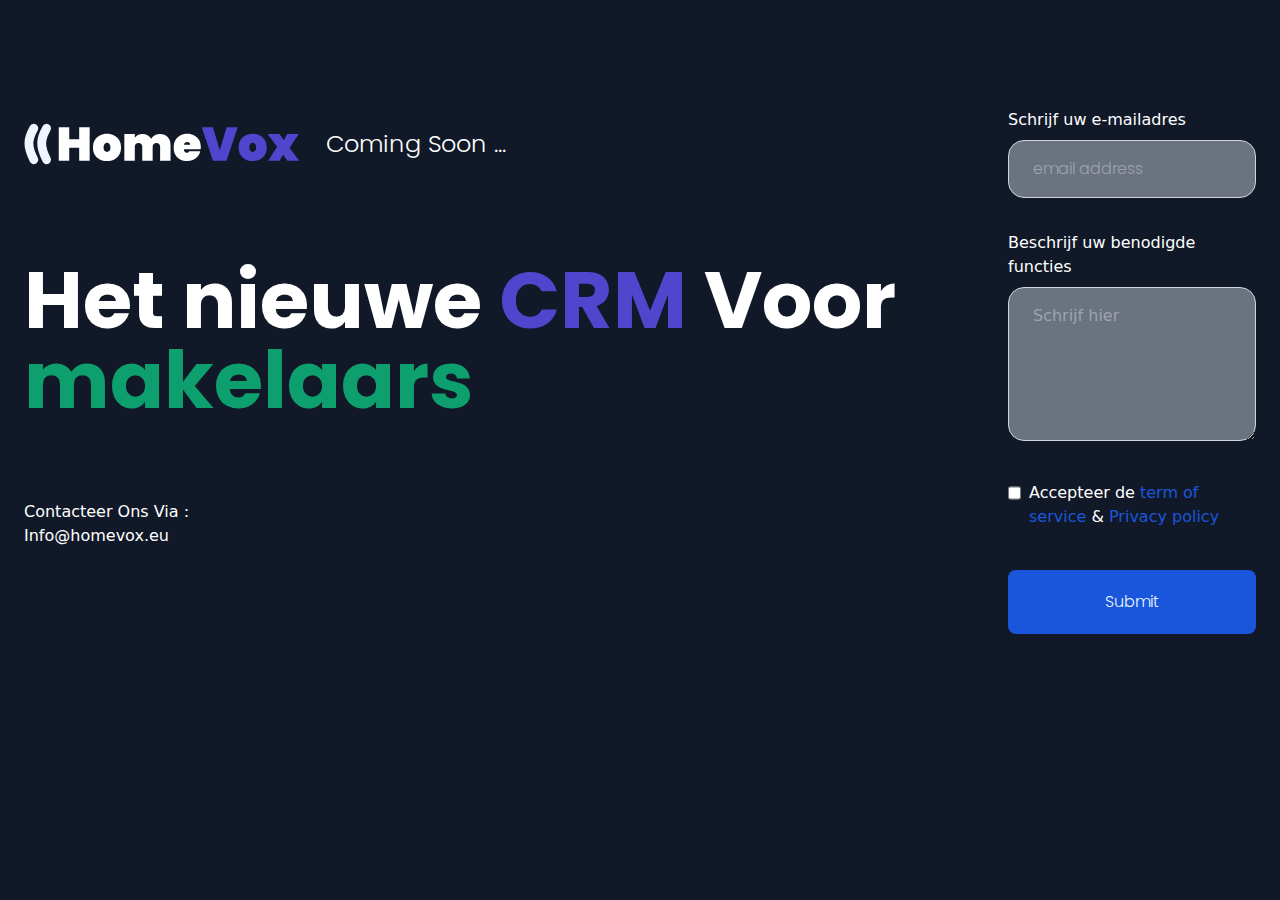
<file: index.html>
<!DOCTYPE html><html lang="en"><head><meta charSet="utf-8"/><meta name="viewport" content="width=device-width, initial-scale=1"/><link rel="stylesheet" href="/_next/static/css/8071519bee6bd4d8.css" crossorigin="" data-precedence="next"/><link rel="preload" href="/_next/static/chunks/webpack-79ffbad46adf850e.js" as="script" fetchPriority="low" crossorigin=""/><script src="/_next/static/chunks/fd9d1056-bdbc21787612b876.js" async="" crossorigin=""></script><script src="/_next/static/chunks/864-5b2a0e4b041824d8.js" async="" crossorigin=""></script><script src="/_next/static/chunks/main-app-9e329e05da440f77.js" async="" crossorigin=""></script><link rel="shortcut icon" href="favicon.ico" type="image/x-icon"/><title>HomeVox</title><meta name="description" content="The new CRM For Realtors"/><script src="/_next/static/chunks/polyfills-c67a75d1b6f99dc8.js" crossorigin="" noModule=""></script></head><body><main><div class="main_main__kZg5Z container"><div class="undefined grid grid-cols-12 flex lg:gap-20"><div class="main_headTtitel__woR3n col-span-12 lg:col-span-8 xl:col-span-9"><div class="main_brand__xCUHW"><img alt="brand" loading="lazy" width="276" height="72" decoding="async" data-nimg="1" style="color:transparent" src="/img/brand.svg"/><span>Coming Soon ...</span></div><h1 class="main_homeTitle__dHItz">Het nieuwe<!-- --> <span class="purple">CRM</span> <!-- -->Voor<!-- --> <span class="green">makelaars</span></h1><div class="main_contact__8Qxmf"><div>Contacteer Ons Via<!-- --> :</div><div>Info@homevox.eu</div></div></div><div class="main_form__4_hxI col-span-12 lg:col-span-4 xl:col-span-3"><div class="contact-us_form__zPaat"><form><div class="contact-us_formControl__ha__K"><label for="email">Schrijf uw e-mailadres</label><input type="email" id="email" placeholder="email address" name="email"/></div><div class="contact-us_formControl__ha__K"><label for="message">Beschrijf uw benodigde functies</label><textarea rows="5" id="message" placeholder="Schrijf hier" name="message"></textarea></div><div class="contact-us_formControl__ha__K flex"><input type="checkbox" id="agreement" name="agreement"/><label for="agreement">Accepteer de<!-- --> <span class="contact-us_clickabelText__Gd4KW">term of service</span> <!-- -->&amp;<!-- --> <span class="contact-us_clickabelText__Gd4KW">Privacy policy</span></label></div><button>Submit</button><div class="contact-us_formError__aY0V2" id="formError"></div></form></div></div></div></div></main><script src="/_next/static/chunks/webpack-79ffbad46adf850e.js" crossorigin="" async=""></script><script>(self.__next_f=self.__next_f||[]).push([0]);self.__next_f.push([2,null])</script><script>self.__next_f.push([1,"0:\"$L1\"\n"])</script><script>self.__next_f.push([1,"2:HL[\"/_next/static/css/8071519bee6bd4d8.css\",\"style\",{\"crossOrigin\":\"\"}]\n"])</script><script>self.__next_f.push([1,"3:I{\"id\":6054,\"chunks\":[\"272:static/chunks/webpack-79ffbad46adf850e.js\",\"971:static/chunks/fd9d1056-bdbc21787612b876.js\",\"864:static/chunks/864-5b2a0e4b041824d8.js\"],\"name\":\"\",\"async\":false}\n5:I{\"id\":1729,\"chunks\":[\"272:static/chunks/webpack-79ffbad46adf850e.js\",\"971:static/chunks/fd9d1056-bdbc21787612b876.js\",\"864:static/chunks/864-5b2a0e4b041824d8.js\"],\"name\":\"\",\"async\":false}\n6:I{\"id\":1443,\"chunks\":[\"272:static/chunks/webpack-79ffbad46adf850e.js\",\"971:static/chunks/fd9d1056-bdbc21787612b876.js\",\"864:stat"])</script><script>self.__next_f.push([1,"ic/chunks/864-5b2a0e4b041824d8.js\"],\"name\":\"\",\"async\":false}\n7:I{\"id\":8639,\"chunks\":[\"272:static/chunks/webpack-79ffbad46adf850e.js\",\"971:static/chunks/fd9d1056-bdbc21787612b876.js\",\"864:static/chunks/864-5b2a0e4b041824d8.js\"],\"name\":\"\",\"async\":false}\n9:I{\"id\":6964,\"chunks\":[\"679:static/chunks/679-bd6769df0fac639b.js\",\"931:static/chunks/app/page-f0b624cfecb84b25.js\"],\"name\":\"Image\",\"async\":false}\na:I{\"id\":7382,\"chunks\":[\"679:static/chunks/679-bd6769df0fac639b.js\",\"931:static/chunks/app/page-f0b624cfecb84b25"])</script><script>self.__next_f.push([1,".js\"],\"name\":\"ContactUs\",\"async\":false}\nb:T8a0,"])</script><script>self.__next_f.push([1,"\n  \u003cdiv class=\"privacy-text\"\u003e\n    \u003cp\u003ePrivacy Policy\u003c/p\u003e\n    \u003cp\u003eEffective Date: 20/09/2023\u003c/p\u003e\n    \u003cp\u003e\u003c/p\u003e\n    \u003cp\u003e\n      1. Introduction Welcome to Homevox.eu (\"Website\"). We are committed to\n      protecting your privacy and complying with applicable data protection laws,\n      including the General Data Protection Regulation (GDPR). This Privacy Policy\n      explains how we collect, use, and safeguard your personal data when you use\n      our Website.\n    \u003c/p\u003e\n    \u003cp\u003e\u003c/p\u003e\n    \u003cp\u003e\n      2. Information We Collect We may collect various types of personal\n      information, including but not limited to: Contact Information (e.g., name,\n      email address) Demographic Information (e.g., age, gender) Usage Data (e.g.,\n      IP address, browser type, pages visited) Cookies and Tracking Technologies\n    \u003c/p\u003e\n    \u003cp\u003e\u003c/p\u003e\n    \u003cp\u003e\n      3. How We Use Your Information We use your personal data for the following\n      purposes: To provide and maintain the Website To personalize your experience\n      To improve our services To send marketing communications (with your consent)\n      To comply with legal obligations\n    \u003c/p\u003e\n    \u003cp\u003e\u003c/p\u003e\n    \u003cp\u003e\n      4. Data Sharing and Disclosure We may share your data with: Service Providers\n      Legal Authorities Business Partners (with your consent)\n    \u003c/p\u003e\n    \u003cp\u003e\u003c/p\u003e\n    \u003cp\u003e\n      5. Your Rights You have the right to: Access, correct, or delete your personal\n      data Object to processing Restrict processing Data portability Withdraw\n      consent (if applicable)\n    \u003c/p\u003e\n    \u003cp\u003e\u003c/p\u003e\n    \u003cp\u003e\n      6. Security We take appropriate measures to protect your data from\n      unauthorized access and disclosure.\n    \u003c/p\u003e\n    \u003cp\u003e\u003c/p\u003e\n    \u003cp\u003e\n      7. Cookies We use cookies and similar tracking technologies. You can manage\n      your cookie preferences through your browser settings.\n    \u003c/p\u003e\n    \u003cp\u003e\u003c/p\u003e\n    \u003cp\u003e\n      8. Changes to This Privacy Policy We may update this Privacy Policy from time\n      to time. Please review it periodically for changes.\n    \u003c/p\u003e\n    \u003cp\u003e\u003c/p\u003e\n    \n    \u003cp\u003e\n      9. Contact Us If you have any questions or concerns about this Privacy Policy\n      or our data practices, please contact us at info@homevox.eu\n    \u003c/p\u003e\n  \u003c/div\u003e\n  "])</script><script>self.__next_f.push([1,"c:T670,"])</script><script>self.__next_f.push([1,"\n  \u003cdiv class=\"privacy-text\"\u003e\n    \u003cp\u003eTerms and Conditions\u003c/p\u003e\n    \u003cp\u003eEffective Date: 20/09/2023\u003c/p\u003e\n    \u003cp\u003e\u003c/p\u003e\n    \u003cp\u003e\u003c/p\u003e\n\n    \u003cp\u003e\n      1. Acceptance of Terms By using this Website, you agree to comply with and\n      be bound by these Terms and Conditions.\n    \u003c/p\u003e\n    \u003cp\u003e\u003c/p\u003e\n    \u003cp\u003e\n      2. User Conduct You agree not to: Violate any laws or regulations Infringe\n      upon the rights of others Upload or transmit harmful software or content\n      Engage in unauthorized access or use of the Website\n    \u003c/p\u003e\n    \u003cp\u003e\u003c/p\u003e\n    \u003cp\u003e\n      3. Intellectual Property All content on this Website is protected by\n      copyright and other intellectual property laws. You may not use or reproduce\n      our content without permission.\n    \u003c/p\u003e\n    \u003cp\u003e\u003c/p\u003e\n    \u003cp\u003e\n      4. Disclaimer of Warranties We make no representations or warranties\n      regarding the accuracy or availability of the Website. Your use of the\n      Website is at your own risk.\n    \u003c/p\u003e\n    \u003cp\u003e\u003c/p\u003e\n    \u003cp\u003e\n      5. Limitation of Liability We shall not be liable for any direct, indirect,\n      incidental, consequential, or punitive damages arising out of your use of\n      the Website.\n    \u003c/p\u003e\n\n    \u003cp\u003e\u003c/p\u003e\n    \u003cp\u003e\n      6. Governing Law These Terms and Conditions are governed by the laws of\n      Belgium country.\n    \u003c/p\u003e\n    \u003cp\u003e\u003c/p\u003e\n    \u003cp\u003e\n      7. Changes to Terms We may modify these Terms and Conditions at any time.\n      Your continued use of the Website after changes constitutes acceptance.\n    \u003c/p\u003e\n    \u003cp\u003e\u003c/p\u003e\n    \u003cp\u003e\n      8. Contact Us If you have any questions about these Terms and Conditions,\n      please contact us at info@homevox.eu\n    \u003c/p\u003e\n  \u003c/div\u003e\n  "])</script><script>self.__next_f.push([1,"1:[[],[\"$\",\"$L3\",null,{\"buildId\":\"MnSbQQixM9UJ-jIVSAIn0\",\"assetPrefix\":\"\",\"initialCanonicalUrl\":\"/\",\"initialTree\":[\"\",{\"children\":[\"__PAGE__\",{}]},\"$undefined\",\"$undefined\",true],\"initialHead\":[false,\"$L4\"],\"globalErrorComponent\":\"$5\",\"children\":[null,[\"$\",\"html\",null,{\"lang\":\"en\",\"children\":[[\"$\",\"head\",null,{\"children\":[\"$\",\"link\",null,{\"rel\":\"shortcut icon\",\"href\":\"favicon.ico\",\"type\":\"image/x-icon\"}]}],[\"$\",\"body\",null,{\"children\":[\"$\",\"$L6\",null,{\"parallelRouterKey\":\"children\",\"segmentPath\":[\"children\"],\"loading\":\"$undefined\",\"loadingStyles\":\"$undefined\",\"hasLoading\":false,\"error\":\"$undefined\",\"errorStyles\":\"$undefined\",\"template\":[\"$\",\"$L7\",null,{}],\"templateStyles\":\"$undefined\",\"notFound\":[[\"$\",\"title\",null,{\"children\":\"404: This page could not be found.\"}],[\"$\",\"div\",null,{\"style\":{\"fontFamily\":\"system-ui,\\\"Segoe UI\\\",Roboto,Helvetica,Arial,sans-serif,\\\"Apple Color Emoji\\\",\\\"Segoe UI Emoji\\\"\",\"height\":\"100vh\",\"textAlign\":\"center\",\"display\":\"flex\",\"flexDirection\":\"column\",\"alignItems\":\"center\",\"justifyContent\":\"center\"},\"children\":[\"$\",\"div\",null,{\"children\":[[\"$\",\"style\",null,{\"dangerouslySetInnerHTML\":{\"__html\":\"body{color:#000;background:#fff;margin:0}.next-error-h1{border-right:1px solid rgba(0,0,0,.3)}@media (prefers-color-scheme:dark){body{color:#fff;background:#000}.next-error-h1{border-right:1px solid rgba(255,255,255,.3)}}\"}}],[\"$\",\"h1\",null,{\"className\":\"next-error-h1\",\"style\":{\"display\":\"inline-block\",\"margin\":\"0 20px 0 0\",\"padding\":\"0 23px 0 0\",\"fontSize\":24,\"fontWeight\":500,\"verticalAlign\":\"top\",\"lineHeight\":\"49px\"},\"children\":\"404\"}],[\"$\",\"div\",null,{\"style\":{\"display\":\"inline-block\"},\"children\":[\"$\",\"h2\",null,{\"style\":{\"fontSize\":14,\"fontWeight\":400,\"lineHeight\":\"49px\",\"margin\":0},\"children\":\"This page could not be found.\"}]}]]}]}]],\"notFoundStyles\":[],\"childProp\":{\"current\":[\"$L8\",[\"$\",\"main\",null,{\"children\":[\"$\",\"div\",null,{\"className\":\"main_main__kZg5Z container\",\"children\":[\"$\",\"div\",null,{\"className\":\"undefined grid grid-cols-12 flex lg:gap-20\",\"children\":[[\"$\",\"div\",null,{\"className\":\"main_headTtitel__woR3n col-span-12 lg:col-span-8 xl:col-span-9\",\"children\":[[\"$\",\"div\",null,{\"className\":\"main_brand__xCUHW\",\"children\":[[\"$\",\"$L9\",null,{\"src\":\"/img/brand.svg\",\"alt\":\"brand\",\"width\":276,\"height\":72}],[\"$\",\"span\",null,{\"children\":\"Coming Soon ...\"}]]}],[\"$\",\"h1\",null,{\"className\":\"main_homeTitle__dHItz\",\"children\":[\"Het nieuwe\",\" \",[\"$\",\"span\",null,{\"className\":\"purple\",\"children\":\"CRM\"}],\" \",\"Voor\",\" \",[\"$\",\"span\",null,{\"className\":\"green\",\"children\":\"makelaars\"}]]}],[\"$\",\"div\",null,{\"className\":\"main_contact__8Qxmf\",\"children\":[[\"$\",\"div\",null,{\"className\":\"$undefined\",\"children\":[\"Contacteer Ons Via\",\" :\"]}],[\"$\",\"div\",null,{\"className\":\"$undefined\",\"children\":\"Info@homevox.eu\"}]]}]]}],[\"$\",\"div\",null,{\"className\":\"main_form__4_hxI col-span-12 lg:col-span-4 xl:col-span-3\",\"children\":[\"$\",\"$La\",null,{\"langResource\":{\"the_new\":\"Het nieuwe\",\"crm\":\"CRM\",\"for\":\"Voor\",\"realtors\":\"makelaars\",\"comingSoon\":\"Coming Soon ...\",\"contactUsVia\":\"Contacteer Ons Via\",\"writeYourEmailAddress\":\"Schrijf uw e-mailadres\",\"describeYourNeededFeatures\":\"Beschrijf uw benodigde functies\",\"acceptThe\":\"Accepteer de\",\"termOfCondition\":\"term of service\",\"privacyPolicy\":\"Privacy policy\",\"emailAddress\":\"email address\",\"writeHere\":\"Schrijf hier\",\"privacyPolicyNote\":\"$b\",\"termsEndConditionNote\":\"$c\"}}]}]]}]}]}],null],\"segment\":\"__PAGE__\"},\"styles\":[[\"$\",\"link\",\"0\",{\"rel\":\"stylesheet\",\"href\":\"/_next/static/css/8071519bee6bd4d8.css\",\"precedence\":\"next\",\"crossOrigin\":\"\"}]]}]}]]}],null]}]]\n"])</script><script>self.__next_f.push([1,"4:[[\"$\",\"meta\",\"0\",{\"charSet\":\"utf-8\"}],[\"$\",\"title\",\"1\",{\"children\":\"HomeVox\"}],[\"$\",\"meta\",\"2\",{\"name\":\"description\",\"content\":\"The new CRM For Realtors\"}],[\"$\",\"meta\",\"3\",{\"name\":\"viewport\",\"content\":\"width=device-width, initial-scale=1\"}]]\n8:null\n"])</script></body></html>
</file>
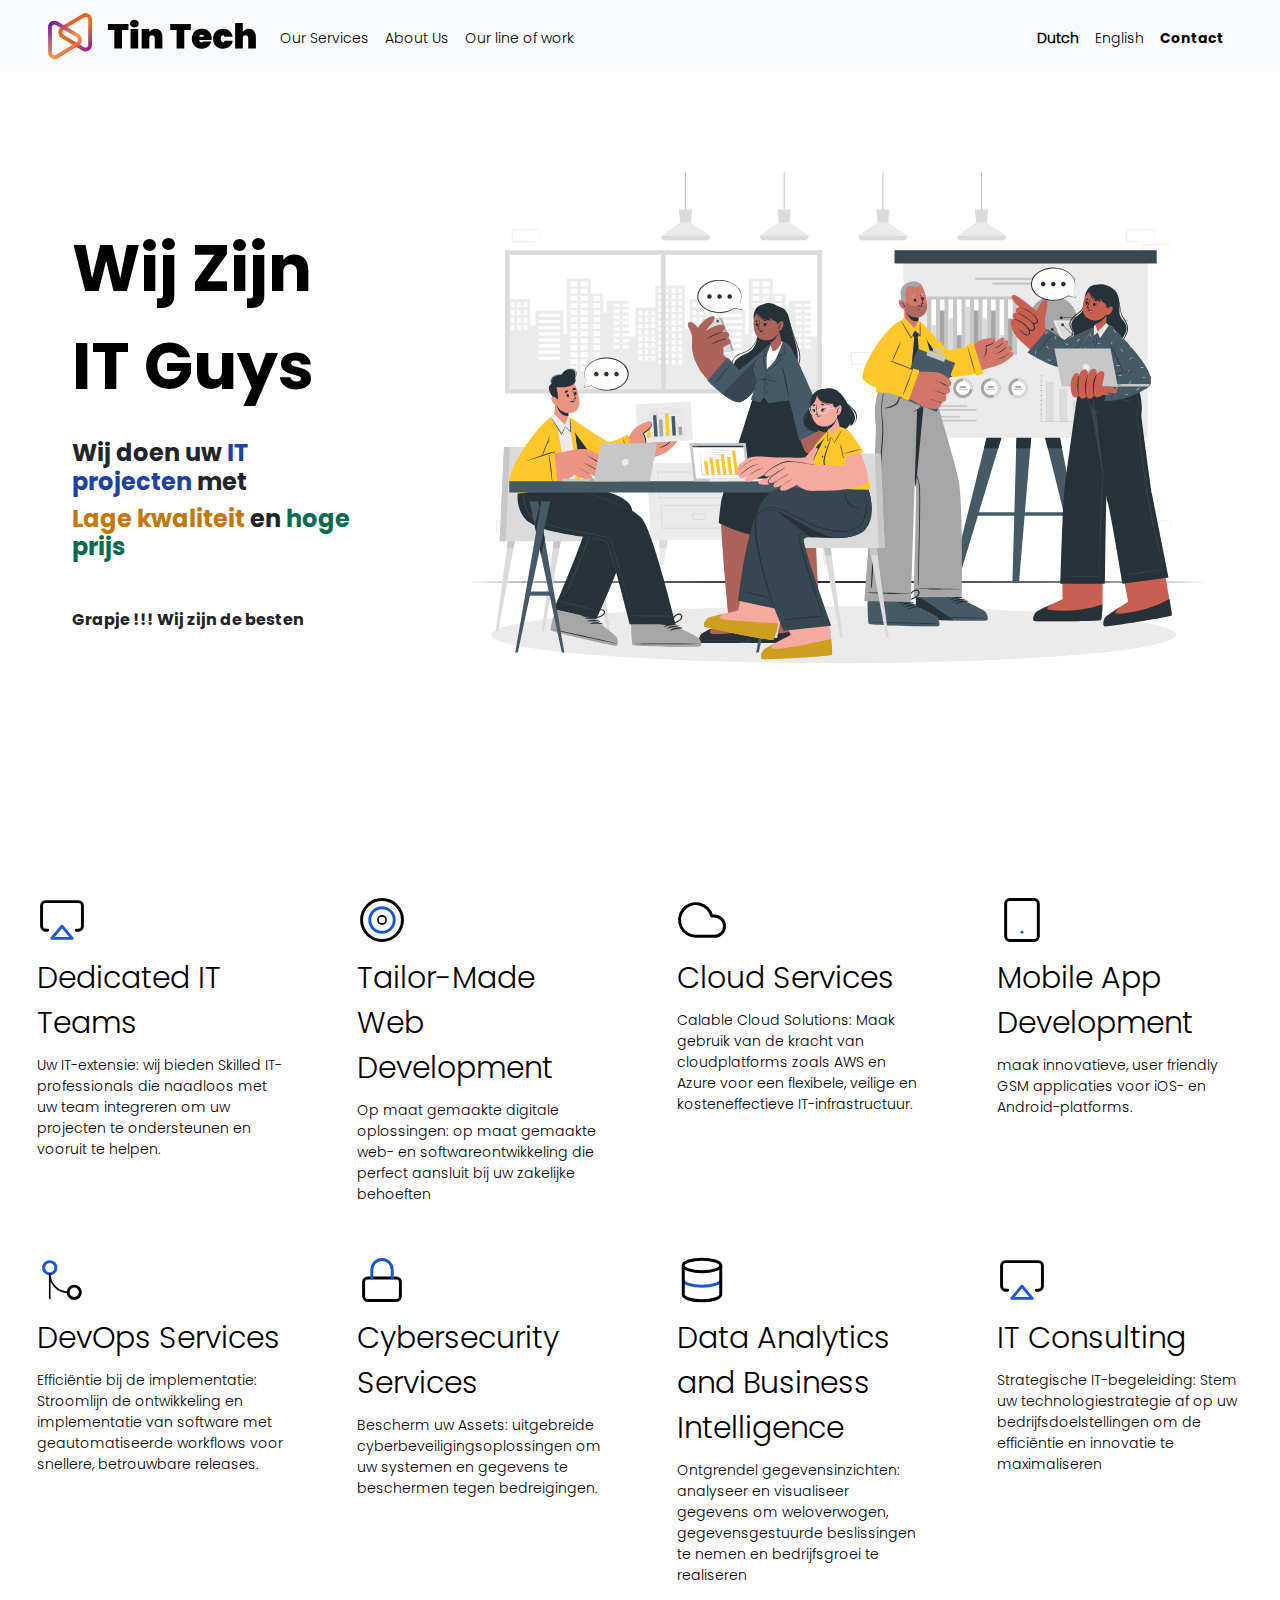
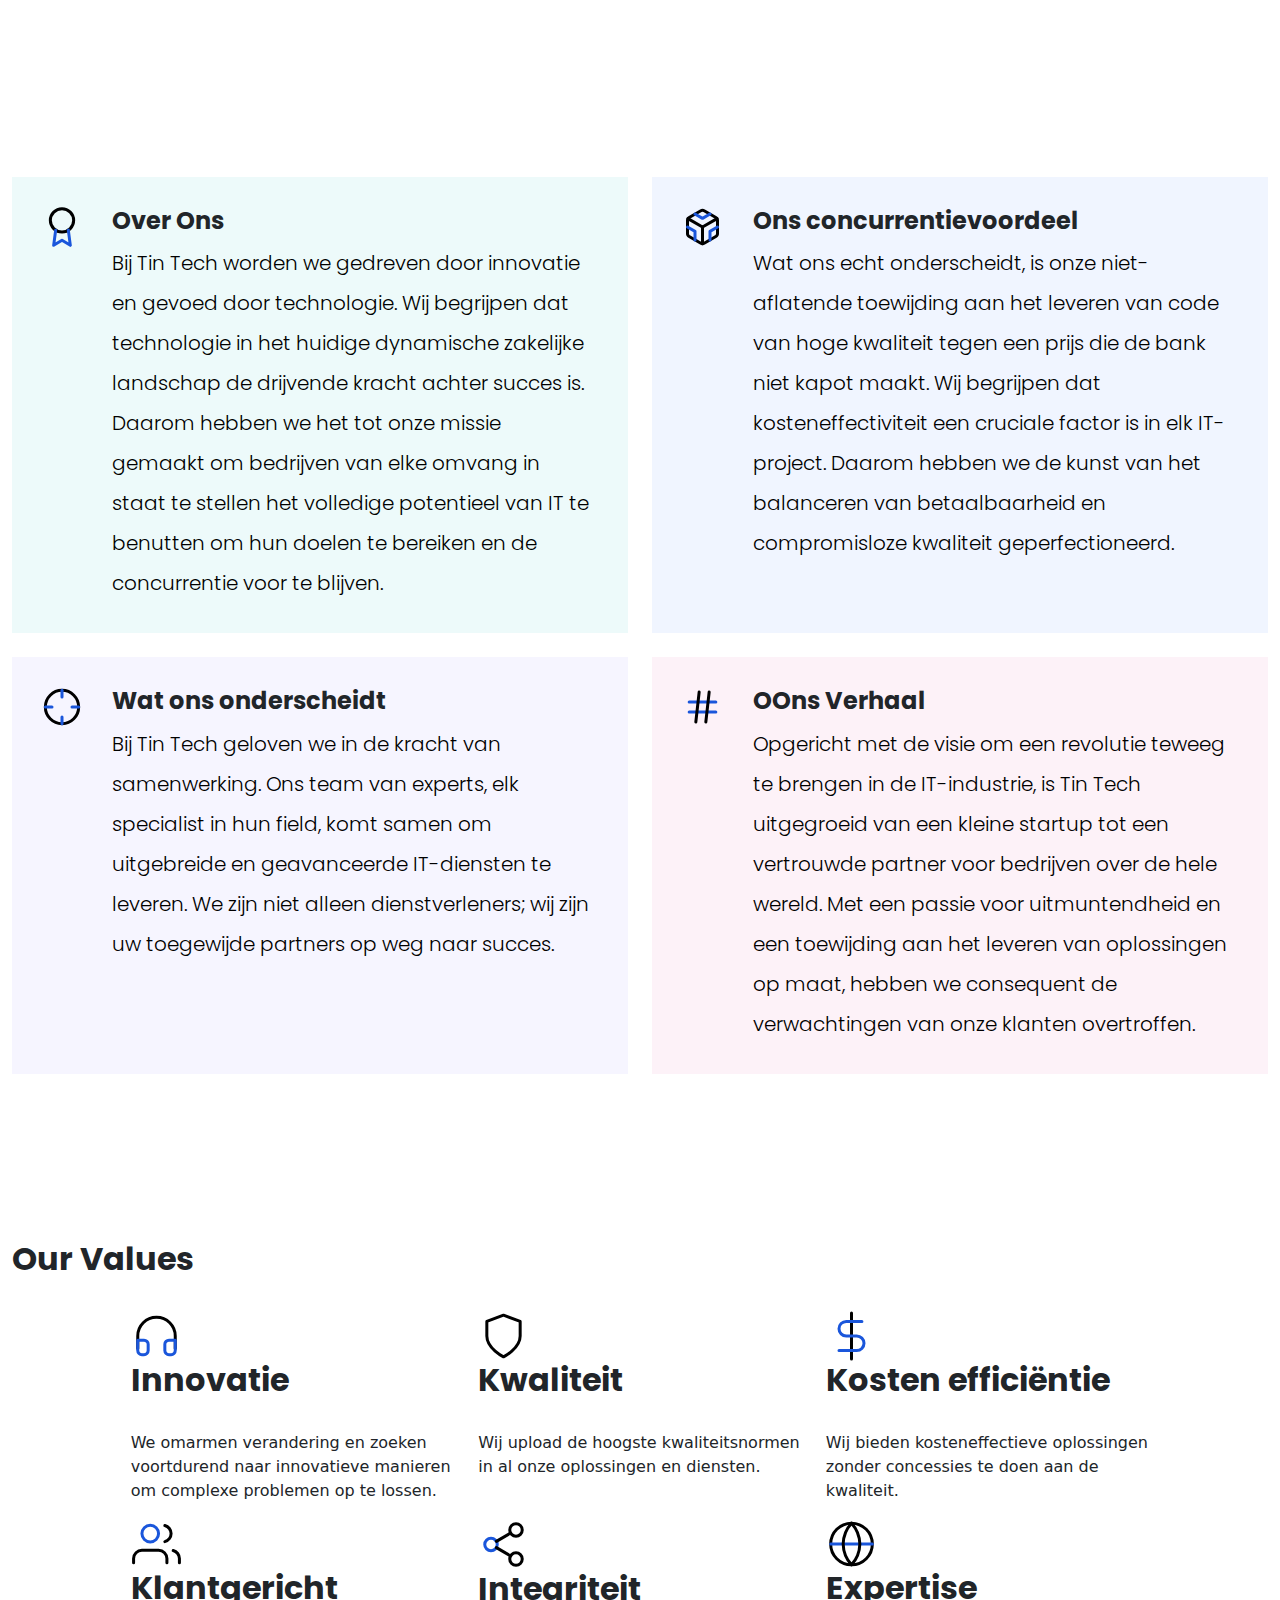
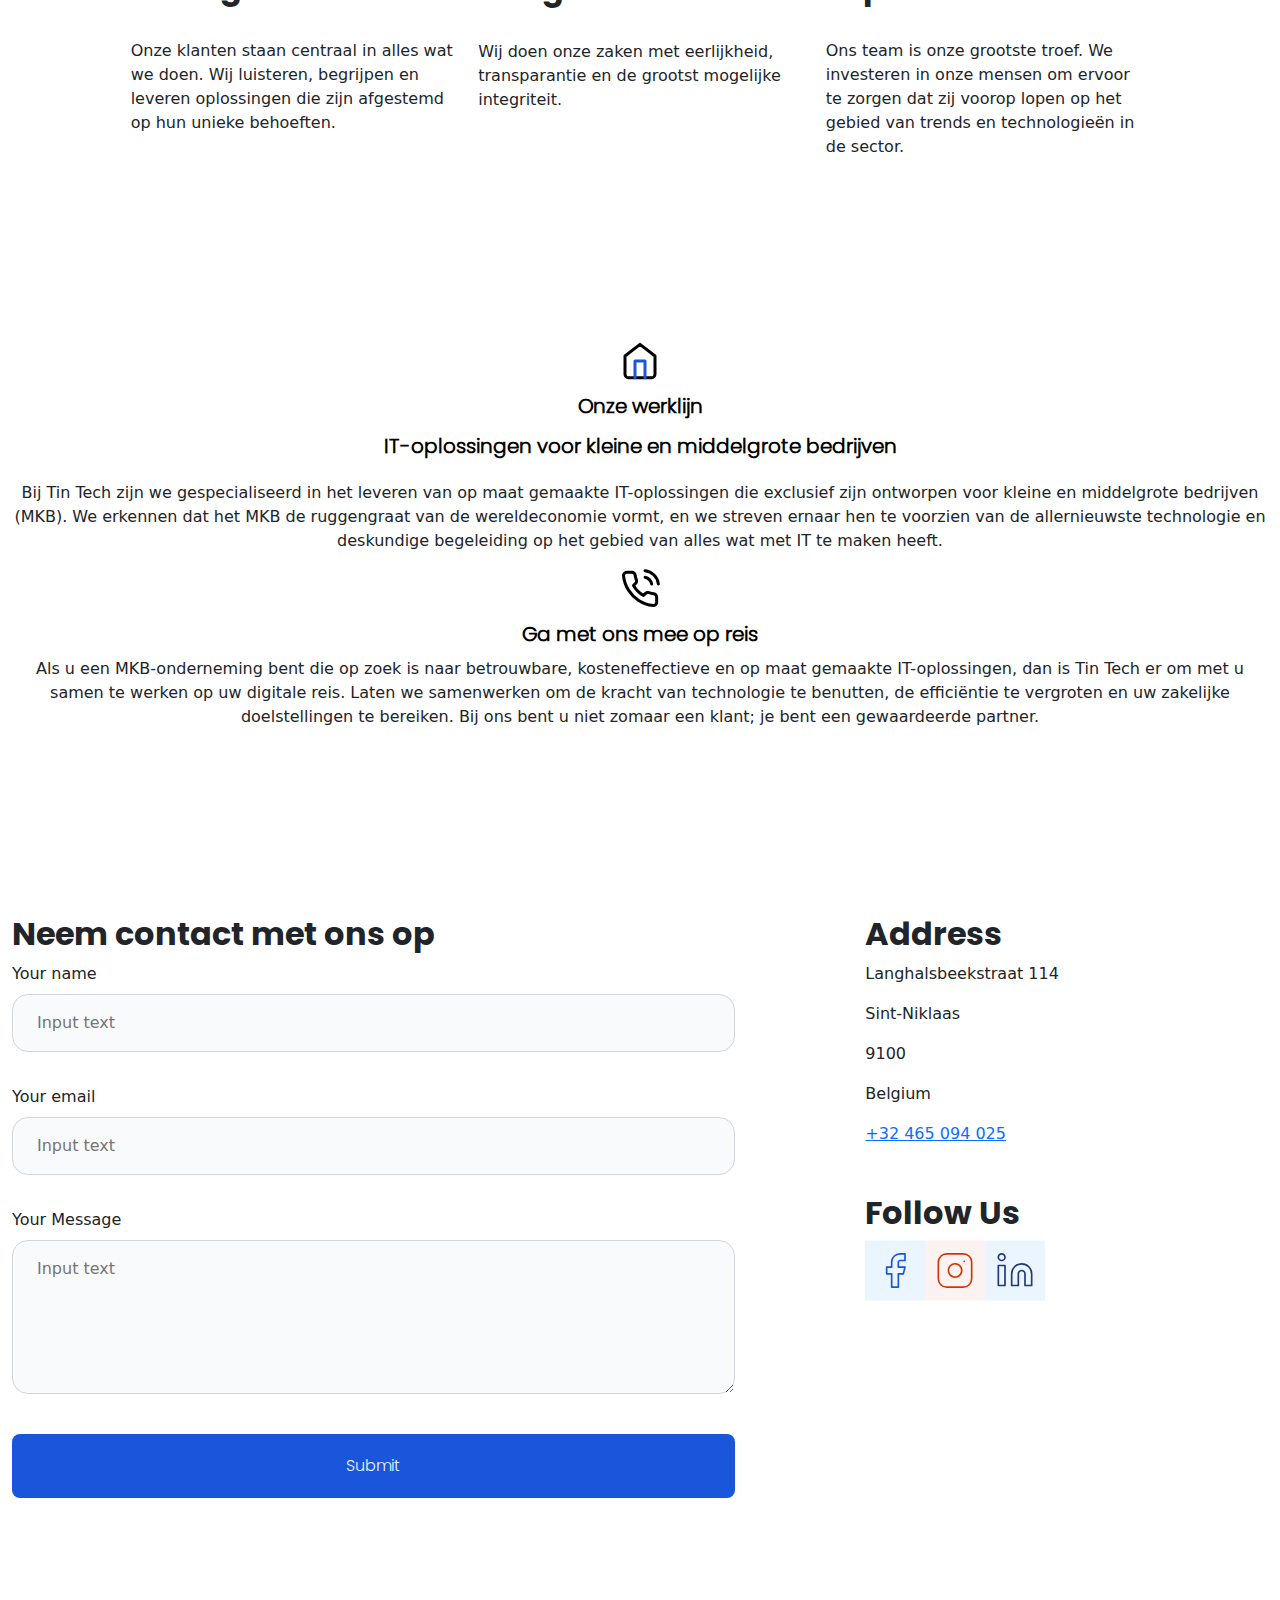
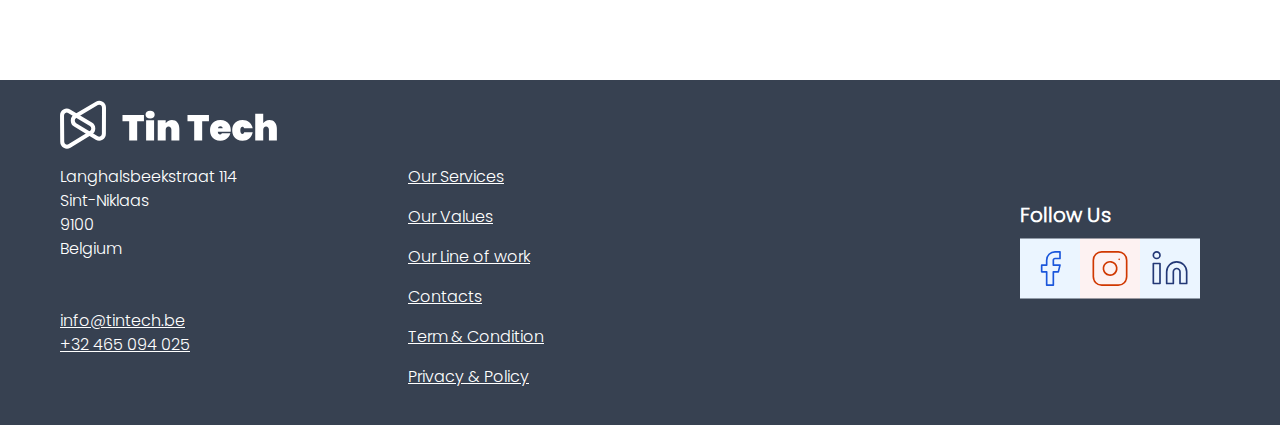
<file: du.html>
<!DOCTYPE html><html lang="en"><head><meta charSet="utf-8"/><meta name="viewport" content="width=device-width, initial-scale=1"/><link rel="preload" as="image" href="/img/logo-with-brand.svg"/><link rel="preload" as="image" href="/img/icon/humberger-menu.svg"/><link rel="preload" as="image" href="/img/team.svg"/><link rel="preload" as="image" href="/img/icon/dedicated.svg"/><link rel="preload" as="image" href="/img/icon/tailor-made.svg"/><link rel="preload" as="image" href="/img/icon/cloud.svg"/><link rel="preload" as="image" href="/img/icon/mobile.svg"/><link rel="preload" as="image" href="/img/icon/devops.svg"/><link rel="preload" as="image" href="/img/icon/cyber-security.svg"/><link rel="preload" as="image" href="/img/icon/data-analytic.svg"/><link rel="stylesheet" href="/_next/static/css/a8693dd4564600ab.css" crossorigin="" data-precedence="next"/><link rel="stylesheet" href="/_next/static/css/6e525446e0dfb602.css" crossorigin="" data-precedence="next"/><link rel="stylesheet" href="/_next/static/css/ccbe179f72b4ea29.css" crossorigin="" data-precedence="next"/><link rel="preload" href="/_next/static/chunks/webpack-86e92c195b1b9bee.js" as="script" fetchPriority="low" crossorigin=""/><script src="/_next/static/chunks/fd9d1056-fd5c17de0a8e4c09.js" async="" crossorigin=""></script><script src="/_next/static/chunks/864-d96cbd58ed229677.js" async="" crossorigin=""></script><script src="/_next/static/chunks/main-app-71b89ef905b5bad7.js" async="" crossorigin=""></script><link rel="preload" as="image" href="/img/icon/about.svg"/><link rel="preload" as="image" href="/img/icon/our-competitive-edge.svg"/><link rel="preload" as="image" href="/img/icon/what-set-us-a-part.svg"/><link rel="preload" as="image" href="/img/icon/our-story.svg"/><link rel="preload" as="image" href="/img/icon/innovation.svg"/><link rel="preload" as="image" href="/img/icon/quality.svg"/><link rel="preload" as="image" href="/img/icon/cost-effectiveness.svg"/><link rel="preload" as="image" href="/img/icon/customer-centric.svg"/><link rel="preload" as="image" href="/img/icon/integrity.svg"/><link rel="preload" as="image" href="/img/icon/experties.svg"/><link rel="preload" as="image" href="/img/icon/line-of-work.svg"/><link rel="preload" as="image" href="/img/icon/phone.svg"/><link rel="preload" as="image" href="/img/icon/facebook.svg"/><link rel="preload" as="image" href="/img/icon/insta.svg"/><link rel="preload" as="image" href="/img/icon/linkedin.svg"/><link rel="preload" as="image" href="/img/logo-white.svg"/><link rel="shortcut icon" href="/img/favicon.ico"/><title>TinTech - We Are IT Guys</title><meta name="description" content="Dedicated IT Team with Highest proffisient and Lowest Cost"/><script src="/_next/static/chunks/polyfills-c67a75d1b6f99dc8.js" crossorigin="" noModule=""></script></head><body class=""><nav class="navbar_navbar__hX2mV"><div class="navbar_startBox__1d7Uo d-flex"><div class="navbar_brand__0DpFr"><img src="/img/logo-with-brand.svg" alt=""/></div><div class="navbar_item__IJP0u p-2 d-none d-lg-block"><a href="#our-services">Our Services</a></div><div class="navbar_item__IJP0u p-2 d-none d-lg-block"><a href="#about">About Us</a></div><div class="navbar_item__IJP0u p-2 d-none d-lg-block"><a href="#line">Our line of work</a></div></div><div class="navbar_endBox__y0pcR d-flex"><div class="navbar_item__IJP0u p-2 d-none d-lg-block"><a href="/du">Dutch</a></div><div class="navbar_item__IJP0u p-2 d-none d-lg-block"><a href="/">English</a></div><div class="navbar_item__IJP0u p-2 d-none d-lg-block"><a href="#contact" class="navbar_bold__cBD0m">Contact</a></div><div class="humberger-menu d-block d-lg-none"></div></div><div class="navbar_sideMenu__4Ye_Y d-block d-lg-none "><div class="navbar_item__IJP0u p-2"><div class="navbar_closeButton__6oxMI">x</div></div><div class="navbar_item__IJP0u p-2"><a href="#our-services">Our Services</a></div><div class="navbar_item__IJP0u p-2"><a href="#about">About Us</a></div><div class="navbar_item__IJP0u p-2"><a href="#line">Our line of work</a></div><div class="navbar_item__IJP0u p-2"><a href="/du">Dutch</a></div><div class="navbar_item__IJP0u p-2"><a href="/">English</a></div><div class="navbar_item__IJP0u p-2"><a href="#contact" class="navbar_bold__cBD0m">Contact</a></div></div><div class="navbar_backCover__9biUe "></div><div class="navbar_menuButton__UbR13 d-block d-lg-none"><img src="/img/icon/humberger-menu.svg" alt=""/></div></nav><div class="container"><div class="page_title__m5nyP row"><div class="col-12"><div class="container"><div class="row"><div class="col-12 col-md-4"><div class="page_content__szHtB p-5"><h1 class="page_titleText__xTFAX">Wij Zijn IT Guys</h1><h4 class="mt-4">Wij doen uw<span class="blueText"> IT projecten</span> met</h4><h4><span class="yellowText">Lage kwaliteit</span> en<!-- --> <span class="greenText">hoge prijs</span></h4><h6 class="mt-5">Grapje !!! Wij zijn de besten</h6></div></div><div class="page_titleImage__Yp_Bf col-12 col-md-8"><img src="/img/team.svg" alt=""/></div></div></div></div></div></div><div id="our-services" class="page_ourServices__TeGih container"><div class="row"><div class="page_serviceCard__L5BiB col-12 col-md-6 col-lg-4 col-xl-3"><img src="/img/icon/dedicated.svg" alt=""/><div class="page_body__q2a0r"><h4>Dedicated IT Teams</h4><p>Uw IT-extensie: wij bieden Skilled IT-professionals die naadloos met uw team integreren om uw projecten te ondersteunen en vooruit te helpen.</p></div></div><div class="page_serviceCard__L5BiB col-12 col-md-6 col-lg-4 col-xl-3"><img src="/img/icon/tailor-made.svg" alt=""/><div class="page_body__q2a0r"><h4>Tailor-Made Web Development</h4><p>Op maat gemaakte digitale oplossingen: op maat gemaakte web- en softwareontwikkeling die perfect aansluit bij uw zakelijke behoeften</p></div></div><div class="page_serviceCard__L5BiB col-12 col-md-6 col-lg-4 col-xl-3"><img src="/img/icon/cloud.svg" alt=""/><div class="page_body__q2a0r"><h4>Cloud Services</h4><p>Calable Cloud Solutions: Maak gebruik van de kracht van cloudplatforms zoals AWS en Azure voor een flexibele, veilige en kosteneffectieve IT-infrastructuur.</p></div></div><div class="page_serviceCard__L5BiB col-12 col-md-6 col-lg-4 col-xl-3"><img src="/img/icon/mobile.svg" alt=""/><div class="page_body__q2a0r"><h4>Mobile App Development</h4><p>maak innovatieve, user friendly GSM applicaties voor iOS- en Android-platforms.</p></div></div><div class="page_serviceCard__L5BiB col-12 col-md-6 col-lg-4 col-xl-3"><img src="/img/icon/devops.svg" alt=""/><div class="page_body__q2a0r"><h4>DevOps Services</h4><p>Efficiëntie bij de implementatie: Stroomlijn de ontwikkeling en implementatie van software met geautomatiseerde workflows voor snellere, betrouwbare releases.</p></div></div><div class="page_serviceCard__L5BiB col-12 col-md-6 col-lg-4 col-xl-3"><img src="/img/icon/cyber-security.svg" alt=""/><div class="page_body__q2a0r"><h4>Cybersecurity Services</h4><p>Bescherm uw Assets: uitgebreide cyberbeveiligingsoplossingen om uw systemen en gegevens te beschermen tegen bedreigingen.</p></div></div><div class="page_serviceCard__L5BiB col-12 col-md-6 col-lg-4 col-xl-3"><img src="/img/icon/data-analytic.svg" alt=""/><div class="page_body__q2a0r"><h4>Data Analytics and Business Intelligence</h4><p>Ontgrendel gegevensinzichten: analyseer en visualiseer gegevens om weloverwogen, gegevensgestuurde beslissingen te nemen en bedrijfsgroei te realiseren</p></div></div><div class="page_serviceCard__L5BiB col-12 col-md-6 col-lg-4 col-xl-3"><img src="/img/icon/dedicated.svg" alt=""/><div class="page_body__q2a0r"><h4>IT Consulting</h4><p>Strategische IT-begeleiding: Stem uw technologiestrategie af op uw bedrijfsdoelstellingen om de efficiëntie en innovatie te maximaliseren</p></div></div></div></div><div id="about" class="page_about__p_sC8 container"><div class="row"><div class="col-12 col-md-6"><div class="page_descCard__t6dXG cardGreen"><div class="icon"><img src="/img/icon/about.svg" alt=""/></div><div class="page_desc__wSK2C"><h4>Over Ons</h4><p>Bij Tin Tech worden we gedreven door innovatie en gevoed door technologie. Wij begrijpen dat technologie in het huidige dynamische zakelijke landschap de drijvende kracht achter succes is. Daarom hebben we het tot onze missie gemaakt om bedrijven van elke omvang in staat te stellen het volledige potentieel van IT te benutten om hun doelen te bereiken en de concurrentie voor te blijven.</p></div></div></div><div class="col-12 col-md-6 mt-4 mt-md-0"><div class="page_descCard__t6dXG cardBlue"><div class="icon"><img src="/img/icon/our-competitive-edge.svg" alt=""/></div><div class="page_desc__wSK2C"><h4>Ons concurrentievoordeel</h4><p>Wat ons echt onderscheidt, is onze niet-aflatende toewijding aan het leveren van code van hoge kwaliteit tegen een prijs die de bank niet kapot maakt. Wij begrijpen dat kosteneffectiviteit een cruciale factor is in elk IT-project. Daarom hebben we de kunst van het balanceren van betaalbaarheid en compromisloze kwaliteit geperfectioneerd.</p></div></div></div></div><div class="row mt-4"><div class="col-12 col-md-6"><div class="page_descCard__t6dXG cardPurple"><div class="icon"><img src="/img/icon/what-set-us-a-part.svg" alt=""/></div><div class="page_desc__wSK2C"><h4>Wat ons onderscheidt</h4><p>Bij Tin Tech geloven we in de kracht van samenwerking. Ons team van experts, elk specialist in hun field, komt samen om uitgebreide en geavanceerde IT-diensten te leveren. We zijn niet alleen dienstverleners; wij zijn uw toegewijde partners op weg naar succes.</p></div></div></div><div class="col-12 col-md-6 mt-4 mt-md-0"><div class="page_descCard__t6dXG cardPink"><div class="icon"><img src="/img/icon/our-story.svg" alt=""/></div><div class="page_desc__wSK2C"><h4>OOns Verhaal</h4><p>Opgericht met de visie om een revolutie teweeg te brengen in de IT-industrie, is Tin Tech uitgegroeid van een kleine startup tot een vertrouwde partner voor bedrijven over de hele wereld. Met een passie voor uitmuntendheid en een toewijding aan het leveren van oplossingen op maat, hebben we consequent de verwachtingen van onze klanten overtroffen.</p></div></div></div></div></div><div id="values" class="page_values__PFg8x container"><h2>Our Values</h2><div class="row justify-content-center"><div class="col-12 col-md-10"><div class="container"><div class="row"><div class="col-12 col-md-4"><div><img src="/img/icon/innovation.svg" alt=""/></div><h2>Innovatie</h2><p>We omarmen verandering en zoeken voortdurend naar innovatieve manieren om complexe problemen op te lossen.</p></div><div class="col-12 col-md-4"><div><img src="/img/icon/quality.svg" alt=""/></div><h2>Kwaliteit</h2><p>Wij upload de hoogste kwaliteitsnormen in al onze oplossingen en diensten.</p></div><div class="col-12 col-md-4"><div><img src="/img/icon/cost-effectiveness.svg" alt=""/></div><h2>Kosten efficiëntie</h2><p>Wij bieden kosteneffectieve oplossingen zonder concessies te doen aan de kwaliteit.</p></div><div class="col-12 col-md-4"><div><img src="/img/icon/customer-centric.svg" alt=""/></div><h2>Klantgericht</h2><p>Onze klanten staan centraal in alles wat we doen. Wij luisteren, begrijpen en leveren oplossingen die zijn afgestemd op hun unieke behoeften.</p></div><div class="col-12 col-md-4"><div><img src="/img/icon/integrity.svg" alt=""/></div><h2>Integriteit</h2><p>Wij doen onze zaken met eerlijkheid, transparantie en de grootst mogelijke integriteit.</p></div><div class="col-12 col-md-4"><div><img src="/img/icon/experties.svg" alt=""/></div><h2>Expertise</h2><p>Ons team is onze grootste troef. We investeren in onze mensen om ervoor te zorgen dat zij voorop lopen op het gebied van trends en technologieën in de sector.</p></div></div></div></div></div></div><div id="line" class="page_line__x_DSf container"><div class="page_title__m5nyP"><img src="/img/icon/line-of-work.svg" alt=""/><h4>Onze werklijn</h4><h4>IT-oplossingen voor kleine en middelgrote bedrijven</h4></div><p>Bij Tin Tech zijn we gespecialiseerd in het leveren van op maat gemaakte IT-oplossingen die exclusief zijn ontworpen voor kleine en middelgrote bedrijven (MKB). We erkennen dat het MKB de ruggengraat van de wereldeconomie vormt, en we streven ernaar hen te voorzien van de allernieuwste technologie en deskundige begeleiding op het gebied van alles wat met IT te maken heeft.</p><div class="page_title__m5nyP"><img src="/img/icon/phone.svg" alt=""/><h4>Ga met ons mee op reis</h4><p>Als u een MKB-onderneming bent die op zoek is naar betrouwbare, kosteneffectieve en op maat gemaakte IT-oplossingen, dan is Tin Tech er om met u samen te werken op uw digitale reis. Laten we samenwerken om de kracht van technologie te benutten, de efficiëntie te vergroten en uw zakelijke doelstellingen te bereiken. Bij ons bent u niet zomaar een klant; je bent een gewaardeerde partner.</p></div></div><div id="contact" class="page_contact__EaIGU container"><div class="row"><div class="col-12 col-md-7"><h2>Neem contact met ons op</h2><div class="contact-us_form__zPaat"><form><div class="contact-us_formControl__ha__K"><label for="name">Your name</label><input type="text" id="name" placeholder="Input text" name="name"/></div><div class="contact-us_formControl__ha__K"><label for="email">Your email</label><input type="email" id="email" placeholder="Input text" name="email"/></div><div class="contact-us_formControl__ha__K"><label for="message">Your Message</label><textarea rows="5" id="message" placeholder="Input text" name="message"></textarea></div><button>Submit</button><div class="contact-us_formError__aY0V2"></div></form></div></div><div class="d-none d-md-block col-md-1"></div><div class="col-12 col-md-4"><h2>Address</h2><div><p>Langhalsbeekstraat 114</p><p></p><p>Sint-Niklaas</p><p>9100</p><p>Belgium</p><a href="mail://info@tintech.be"></a><a href="tel:+32465094025">+32 465 094 025</a><h2 class="mt-5">Follow Us</h2><div class="icons"><a href="https://www.facebook.com/profile.php?id=61552028075968" target="_blank"><img src="/img/icon/facebook.svg" alt=""/></a><a href="https://www.instagram.com/tintech.be/" target="_blank"><img src="/img/icon/insta.svg" alt=""/></a><a href="https://www.linkedin.com/company/tintech-be/about/?viewAsMember=true" target="_blank"><img src="/img/icon/linkedin.svg" alt=""/></a></div></div></div></div></div><footer class="footer_footer__feML_"><div class="footer_startBox__Pc08r"><div><div><img src="/img/logo-white.svg" alt=""/></div><div class="footer_address__yS9X5"><p>Langhalsbeekstraat 114</p><p>Sint-Niklaas</p><p>9100</p><p>Belgium</p></div><a href="mail://info@tintech.be">info@tintech.be</a><a href="tel:+32465094025">+32 465 094 025</a></div></div><div class="footer_links___UBMh"><a href="#our-services">Our Services</a><a href="#values">Our Values</a><a href="#line">Our Line of work</a><a href="#contact">Contacts</a><a href="#">Term &amp; Condition</a><a href="#">Privacy &amp; Policy</a></div><div class="footer_endBox__tUMsi"><h2>Follow Us</h2><div><a href="https://www.facebook.com/profile.php?id=61552028075968" target="_blank"><img src="/img/icon/facebook.svg" alt=""/></a><a href="https://www.instagram.com/tintech.be/" target="_blank"><img src="/img/icon/insta.svg" alt=""/></a><a href="https://www.linkedin.com/company/tintech-be/about/?viewAsMember=true" target="_blank"><img src="/img/icon/linkedin.svg" alt=""/></a></div></div></footer><script src="/_next/static/chunks/webpack-86e92c195b1b9bee.js" crossorigin="" async=""></script><script>(self.__next_f=self.__next_f||[]).push([0]);self.__next_f.push([2,null])</script><script>self.__next_f.push([1,"1:HL[\"/_next/static/css/a8693dd4564600ab.css\",\"style\",{\"crossOrigin\":\"\"}]\n2:HL[\"/_next/static/css/6e525446e0dfb602.css\",\"style\",{\"crossOrigin\":\"\"}]\n0:\"$L3\"\n"])</script><script>self.__next_f.push([1,"4:HL[\"/_next/static/css/ccbe179f72b4ea29.css\",\"style\",{\"crossOrigin\":\"\"}]\n"])</script><script>self.__next_f.push([1,"5:I{\"id\":6054,\"chunks\":[\"272:static/chunks/webpack-86e92c195b1b9bee.js\",\"971:static/chunks/fd9d1056-fd5c17de0a8e4c09.js\",\"864:static/chunks/864-d96cbd58ed229677.js\"],\"name\":\"\",\"async\":false}\n7:I{\"id\":1729,\"chunks\":[\"272:static/chunks/webpack-86e92c195b1b9bee.js\",\"971:static/chunks/fd9d1056-fd5c17de0a8e4c09.js\",\"864:static/chunks/864-d96cbd58ed229677.js\"],\"name\":\"\",\"async\":false}\n8:I{\"id\":4127,\"chunks\":[\"185:static/chunks/app/layout-edc547c2cdaf261a.js\"],\"name\":\"Navbar\",\"async\":false}\n9:I{\"id\":1443,\"chunks\":"])</script><script>self.__next_f.push([1,"[\"272:static/chunks/webpack-86e92c195b1b9bee.js\",\"971:static/chunks/fd9d1056-fd5c17de0a8e4c09.js\",\"864:static/chunks/864-d96cbd58ed229677.js\"],\"name\":\"\",\"async\":false}\na:I{\"id\":8639,\"chunks\":[\"272:static/chunks/webpack-86e92c195b1b9bee.js\",\"971:static/chunks/fd9d1056-fd5c17de0a8e4c09.js\",\"864:static/chunks/864-d96cbd58ed229677.js\"],\"name\":\"\",\"async\":false}\nc:I{\"id\":7382,\"chunks\":[\"271:static/chunks/271-6668fc59b8e35a13.js\",\"67:static/chunks/app/du/page-ac4b8e416c5b764e.js\"],\"name\":\"ContactUs\",\"async\":false}"])</script><script>self.__next_f.push([1,"\n"])</script><script>self.__next_f.push([1,"3:[[[\"$\",\"link\",\"0\",{\"rel\":\"stylesheet\",\"href\":\"/_next/static/css/a8693dd4564600ab.css\",\"precedence\":\"next\",\"crossOrigin\":\"\"}],[\"$\",\"link\",\"1\",{\"rel\":\"stylesheet\",\"href\":\"/_next/static/css/6e525446e0dfb602.css\",\"precedence\":\"next\",\"crossOrigin\":\"\"}]],[\"$\",\"$L5\",null,{\"buildId\":\"LcItA0UDR8W45fPkctuQS\",\"assetPrefix\":\"\",\"initialCanonicalUrl\":\"/du\",\"initialTree\":[\"\",{\"children\":[\"du\",{\"children\":[\"__PAGE__\",{}]}]},\"$undefined\",\"$undefined\",true],\"initialHead\":[false,\"$L6\"],\"globalErrorComponent\":\"$7\",\"children\":[null,[\"$\",\"html\",null,{\"lang\":\"en\",\"children\":[[\"$\",\"head\",null,{\"children\":[\"$\",\"link\",null,{\"rel\":\"shortcut icon\",\"href\":\"/img/favicon.ico\"}]}],[\"$\",\"body\",null,{\"className\":\"\",\"children\":[[\"$\",\"$L8\",null,{}],[\"$\",\"$L9\",null,{\"parallelRouterKey\":\"children\",\"segmentPath\":[\"children\"],\"loading\":\"$undefined\",\"loadingStyles\":\"$undefined\",\"hasLoading\":false,\"error\":\"$undefined\",\"errorStyles\":\"$undefined\",\"template\":[\"$\",\"$La\",null,{}],\"templateStyles\":\"$undefined\",\"notFound\":[[\"$\",\"title\",null,{\"children\":\"404: This page could not be found.\"}],[\"$\",\"div\",null,{\"style\":{\"fontFamily\":\"system-ui,\\\"Segoe UI\\\",Roboto,Helvetica,Arial,sans-serif,\\\"Apple Color Emoji\\\",\\\"Segoe UI Emoji\\\"\",\"height\":\"100vh\",\"textAlign\":\"center\",\"display\":\"flex\",\"flexDirection\":\"column\",\"alignItems\":\"center\",\"justifyContent\":\"center\"},\"children\":[\"$\",\"div\",null,{\"children\":[[\"$\",\"style\",null,{\"dangerouslySetInnerHTML\":{\"__html\":\"body{color:#000;background:#fff;margin:0}.next-error-h1{border-right:1px solid rgba(0,0,0,.3)}@media (prefers-color-scheme:dark){body{color:#fff;background:#000}.next-error-h1{border-right:1px solid rgba(255,255,255,.3)}}\"}}],[\"$\",\"h1\",null,{\"className\":\"next-error-h1\",\"style\":{\"display\":\"inline-block\",\"margin\":\"0 20px 0 0\",\"padding\":\"0 23px 0 0\",\"fontSize\":24,\"fontWeight\":500,\"verticalAlign\":\"top\",\"lineHeight\":\"49px\"},\"children\":\"404\"}],[\"$\",\"div\",null,{\"style\":{\"display\":\"inline-block\"},\"children\":[\"$\",\"h2\",null,{\"style\":{\"fontSize\":14,\"fontWeight\":400,\"lineHeight\":\"49px\",\"margin\":0},\"children\":\"This page could not be found.\"}]}]]}]}]],\"notFoundStyles\":[],\"childProp\":{\"current\":[\"$\",\"$L9\",null,{\"parallelRouterKey\":\"children\",\"segmentPath\":[\"children\",\"du\",\"children\"],\"loading\":\"$undefined\",\"loadingStyles\":\"$undefined\",\"hasLoading\":false,\"error\":\"$undefined\",\"errorStyles\":\"$undefined\",\"template\":[\"$\",\"$La\",null,{}],\"templateStyles\":\"$undefined\",\"notFound\":\"$undefined\",\"notFoundStyles\":\"$undefined\",\"childProp\":{\"current\":[\"$Lb\",[[\"$\",\"div\",null,{\"className\":\"container\",\"children\":[\"$\",\"div\",null,{\"className\":\"page_title__m5nyP row\",\"children\":[\"$\",\"div\",null,{\"className\":\"col-12\",\"children\":[\"$\",\"div\",null,{\"className\":\"container\",\"children\":[\"$\",\"div\",null,{\"className\":\"row\",\"children\":[[\"$\",\"div\",null,{\"className\":\"col-12 col-md-4\",\"children\":[\"$\",\"div\",null,{\"className\":\"page_content__szHtB p-5\",\"children\":[[\"$\",\"h1\",null,{\"className\":\"page_titleText__xTFAX\",\"children\":\"Wij Zijn IT Guys\"}],[\"$\",\"h4\",null,{\"className\":\"mt-4\",\"children\":[\"Wij doen uw\",[\"$\",\"span\",null,{\"className\":\"blueText\",\"children\":\" IT projecten\"}],\" met\"]}],[\"$\",\"h4\",null,{\"children\":[[\"$\",\"span\",null,{\"className\":\"yellowText\",\"children\":\"Lage kwaliteit\"}],\" en\",\" \",[\"$\",\"span\",null,{\"className\":\"greenText\",\"children\":\"hoge prijs\"}]]}],[\"$\",\"h6\",null,{\"className\":\"mt-5\",\"children\":\"Grapje !!! Wij zijn de besten\"}]]}]}],[\"$\",\"div\",null,{\"className\":\"page_titleImage__Yp_Bf col-12 col-md-8\",\"children\":[\"$\",\"img\",null,{\"src\":\"/img/team.svg\",\"alt\":\"\"}]}]]}]}]}]}]}],[\"$\",\"div\",null,{\"id\":\"our-services\",\"className\":\"page_ourServices__TeGih container\",\"children\":[\"$\",\"div\",null,{\"className\":\"row\",\"children\":[[\"$\",\"div\",null,{\"className\":\"page_serviceCard__L5BiB col-12 col-md-6 col-lg-4 col-xl-3\",\"children\":[[\"$\",\"img\",null,{\"src\":\"/img/icon/dedicated.svg\",\"alt\":\"\"}],[\"$\",\"div\",null,{\"className\":\"page_body__q2a0r\",\"children\":[[\"$\",\"h4\",null,{\"children\":\"Dedicated IT Teams\"}],[\"$\",\"p\",null,{\"children\":\"Uw IT-extensie: wij bieden Skilled IT-professionals die naadloos met uw team integreren om uw projecten te ondersteunen en vooruit te helpen.\"}]]}]]}],[\"$\",\"div\",null,{\"className\":\"page_serviceCard__L5BiB col-12 col-md-6 col-lg-4 col-xl-3\",\"children\":[[\"$\",\"img\",null,{\"src\":\"/img/icon/tailor-made.svg\",\"alt\":\"\"}],[\"$\",\"div\",null,{\"className\":\"page_body__q2a0r\",\"children\":[[\"$\",\"h4\",null,{\"children\":\"Tailor-Made Web Development\"}],[\"$\",\"p\",null,{\"children\":\"Op maat gemaakte digitale oplossingen: op maat gemaakte web- en softwareontwikkeling die perfect aansluit bij uw zakelijke behoeften\"}]]}]]}],[\"$\",\"div\",null,{\"className\":\"page_serviceCard__L5BiB col-12 col-md-6 col-lg-4 col-xl-3\",\"children\":[[\"$\",\"img\",null,{\"src\":\"/img/icon/cloud.svg\",\"alt\":\"\"}],[\"$\",\"div\",null,{\"className\":\"page_body__q2a0r\",\"children\":[[\"$\",\"h4\",null,{\"children\":\"Cloud Services\"}],[\"$\",\"p\",null,{\"children\":\"Calable Cloud Solutions: Maak gebruik van de kracht van cloudplatforms zoals AWS en Azure voor een flexibele, veilige en kosteneffectieve IT-infrastructuur.\"}]]}]]}],[\"$\",\"div\",null,{\"className\":\"page_serviceCard__L5BiB col-12 col-md-6 col-lg-4 col-xl-3\",\"children\":[[\"$\",\"img\",null,{\"src\":\"/img/icon/mobile.svg\",\"alt\":\"\"}],[\"$\",\"div\",null,{\"className\":\"page_body__q2a0r\",\"children\":[[\"$\",\"h4\",null,{\"children\":\"Mobile App Development\"}],[\"$\",\"p\",null,{\"children\":\"maak innovatieve, user friendly GSM applicaties voor iOS- en Android-platforms.\"}]]}]]}],[\"$\",\"div\",null,{\"className\":\"page_serviceCard__L5BiB col-12 col-md-6 col-lg-4 col-xl-3\",\"children\":[[\"$\",\"img\",null,{\"src\":\"/img/icon/devops.svg\",\"alt\":\"\"}],[\"$\",\"div\",null,{\"className\":\"page_body__q2a0r\",\"children\":[[\"$\",\"h4\",null,{\"children\":\"DevOps Services\"}],[\"$\",\"p\",null,{\"children\":\"Efficiëntie bij de implementatie: Stroomlijn de ontwikkeling en implementatie van software met geautomatiseerde workflows voor snellere, betrouwbare releases.\"}]]}]]}],[\"$\",\"div\",null,{\"className\":\"page_serviceCard__L5BiB col-12 col-md-6 col-lg-4 col-xl-3\",\"children\":[[\"$\",\"img\",null,{\"src\":\"/img/icon/cyber-security.svg\",\"alt\":\"\"}],[\"$\",\"div\",null,{\"className\":\"page_body__q2a0r\",\"children\":[[\"$\",\"h4\",null,{\"children\":\"Cybersecurity Services\"}],[\"$\",\"p\",null,{\"children\":\"Bescherm uw Assets: uitgebreide cyberbeveiligingsoplossingen om uw systemen en gegevens te beschermen tegen bedreigingen.\"}]]}]]}],[\"$\",\"div\",null,{\"className\":\"page_serviceCard__L5BiB col-12 col-md-6 col-lg-4 col-xl-3\",\"children\":[[\"$\",\"img\",null,{\"src\":\"/img/icon/data-analytic.svg\",\"alt\":\"\"}],[\"$\",\"div\",null,{\"className\":\"page_body__q2a0r\",\"children\":[[\"$\",\"h4\",null,{\"children\":\"Data Analytics and Business Intelligence\"}],[\"$\",\"p\",null,{\"children\":\"Ontgrendel gegevensinzichten: analyseer en visualiseer gegevens om weloverwogen, gegevensgestuurde beslissingen te nemen en bedrijfsgroei te realiseren\"}]]}]]}],[\"$\",\"div\",null,{\"className\":\"page_serviceCard__L5BiB col-12 col-md-6 col-lg-4 col-xl-3\",\"children\":[[\"$\",\"img\",null,{\"src\":\"/img/icon/dedicated.svg\",\"alt\":\"\"}],[\"$\",\"div\",null,{\"className\":\"page_body__q2a0r\",\"children\":[[\"$\",\"h4\",null,{\"children\":\"IT Consulting\"}],[\"$\",\"p\",null,{\"children\":\"Strategische IT-begeleiding: Stem uw technologiestrategie af op uw bedrijfsdoelstellingen om de efficiëntie en innovatie te maximaliseren\"}]]}]]}]]}]}],[\"$\",\"div\",null,{\"id\":\"about\",\"className\":\"page_about__p_sC8 container\",\"children\":[[\"$\",\"div\",null,{\"className\":\"row\",\"children\":[[\"$\",\"div\",null,{\"className\":\"col-12 col-md-6\",\"children\":[\"$\",\"div\",null,{\"className\":\"page_descCard__t6dXG cardGreen\",\"children\":[[\"$\",\"div\",null,{\"className\":\"icon\",\"children\":[\"$\",\"img\",null,{\"src\":\"/img/icon/about.svg\",\"alt\":\"\"}]}],[\"$\",\"div\",null,{\"className\":\"page_desc__wSK2C\",\"children\":[[\"$\",\"h4\",null,{\"children\":\"Over Ons\"}],[\"$\",\"p\",null,{\"children\":\"Bij Tin Tech worden we gedreven door innovatie en gevoed door technologie. Wij begrijpen dat technologie in het huidige dynamische zakelijke landschap de drijvende kracht achter succes is. Daarom hebben we het tot onze missie gemaakt om bedrijven van elke omvang in staat te stellen het volledige potentieel van IT te benutten om hun doelen te bereiken en de concurrentie voor te blijven.\"}]]}]]}]}],[\"$\",\"div\",null,{\"className\":\"col-12 col-md-6 mt-4 mt-md-0\",\"children\":[\"$\",\"div\",null,{\"className\":\"page_descCard__t6dXG cardBlue\",\"children\":[[\"$\",\"div\",null,{\"className\":\"icon\",\"children\":[\"$\",\"img\",null,{\"src\":\"/img/icon/our-competitive-edge.svg\",\"alt\":\"\"}]}],[\"$\",\"div\",null,{\"className\":\"page_desc__wSK2C\",\"children\":[[\"$\",\"h4\",null,{\"children\":\"Ons concurrentievoordeel\"}],[\"$\",\"p\",null,{\"children\":\"Wat ons echt onderscheidt, is onze niet-aflatende toewijding aan het leveren van code van hoge kwaliteit tegen een prijs die de bank niet kapot maakt. Wij begrijpen dat kosteneffectiviteit een cruciale factor is in elk IT-project. Daarom hebben we de kunst van het balanceren van betaalbaarheid en compromisloze kwaliteit geperfectioneerd.\"}]]}]]}]}]]}],[\"$\",\"div\",null,{\"className\":\"row mt-4\",\"children\":[[\"$\",\"div\",null,{\"className\":\"col-12 col-md-6\",\"children\":[\"$\",\"div\",null,{\"className\":\"page_descCard__t6dXG cardPurple\",\"children\":[[\"$\",\"div\",null,{\"className\":\"icon\",\"children\":[\"$\",\"img\",null,{\"src\":\"/img/icon/what-set-us-a-part.svg\",\"alt\":\"\"}]}],[\"$\",\"div\",null,{\"className\":\"page_desc__wSK2C\",\"children\":[[\"$\",\"h4\",null,{\"children\":\"Wat ons onderscheidt\"}],[\"$\",\"p\",null,{\"children\":\"Bij Tin Tech geloven we in de kracht van samenwerking. Ons team van experts, elk specialist in hun field, komt samen om uitgebreide en geavanceerde IT-diensten te leveren. We zijn niet alleen dienstverleners; wij zijn uw toegewijde partners op weg naar succes.\"}]]}]]}]}],[\"$\",\"div\",null,{\"className\":\"col-12 col-md-6 mt-4 mt-md-0\",\"children\":[\"$\",\"div\",null,{\"className\":\"page_descCard__t6dXG cardPink\",\"children\":[[\"$\",\"div\",null,{\"className\":\"icon\",\"children\":[\"$\",\"img\",null,{\"src\":\"/img/icon/our-story.svg\",\"alt\":\"\"}]}],[\"$\",\"div\",null,{\"className\":\"page_desc__wSK2C\",\"children\":[[\"$\",\"h4\",null,{\"children\":\"OOns Verhaal\"}],[\"$\",\"p\",null,{\"children\":\"Opgericht met de visie om een revolutie teweeg te brengen in de IT-industrie, is Tin Tech uitgegroeid van een kleine startup tot een vertrouwde partner voor bedrijven over de hele wereld. Met een passie voor uitmuntendheid en een toewijding aan het leveren van oplossingen op maat, hebben we consequent de verwachtingen van onze klanten overtroffen.\"}]]}]]}]}]]}]]}],[\"$\",\"div\",null,{\"id\":\"values\",\"className\":\"page_values__PFg8x container\",\"children\":[[\"$\",\"h2\",null,{\"children\":\"Our Values\"}],[\"$\",\"div\",null,{\"className\":\"row justify-content-center\",\"children\":[\"$\",\"div\",null,{\"className\":\"col-12 col-md-10\",\"children\":[\"$\",\"div\",null,{\"className\":\"container\",\"children\":[\"$\",\"div\",null,{\"className\":\"row\",\"children\":[[\"$\",\"div\",null,{\"className\":\"col-12 col-md-4\",\"children\":[[\"$\",\"div\",null,{\"className\":\"$undefined\",\"children\":[\"$\",\"img\",null,{\"src\":\"/img/icon/innovation.svg\",\"alt\":\"\"}]}],[\"$\",\"h2\",null,{\"children\":\"Innovatie\"}],[\"$\",\"p\",null,{\"children\":\"We omarmen verandering en zoeken voortdurend naar innovatieve manieren om complexe problemen op te lossen.\"}]]}],[\"$\",\"div\",null,{\"className\":\"col-12 col-md-4\",\"children\":[[\"$\",\"div\",null,{\"className\":\"$undefined\",\"children\":[\"$\",\"img\",null,{\"src\":\"/img/icon/quality.svg\",\"alt\":\"\"}]}],[\"$\",\"h2\",null,{\"children\":\"Kwaliteit\"}],[\"$\",\"p\",null,{\"children\":\"Wij upload de hoogste kwaliteitsnormen in al onze oplossingen en diensten.\"}]]}],[\"$\",\"div\",null,{\"className\":\"col-12 col-md-4\",\"children\":[[\"$\",\"div\",null,{\"className\":\"$undefined\",\"children\":[\"$\",\"img\",null,{\"src\":\"/img/icon/cost-effectiveness.svg\",\"alt\":\"\"}]}],[\"$\",\"h2\",null,{\"children\":\"Kosten efficiëntie\"}],[\"$\",\"p\",null,{\"children\":\"Wij bieden kosteneffectieve oplossingen zonder concessies te doen aan de kwaliteit.\"}]]}],[\"$\",\"div\",null,{\"className\":\"col-12 col-md-4\",\"children\":[[\"$\",\"div\",null,{\"className\":\"$undefined\",\"children\":[\"$\",\"img\",null,{\"src\":\"/img/icon/customer-centric.svg\",\"alt\":\"\"}]}],[\"$\",\"h2\",null,{\"children\":\"Klantgericht\"}],[\"$\",\"p\",null,{\"children\":\"Onze klanten staan centraal in alles wat we doen. Wij luisteren, begrijpen en leveren oplossingen die zijn afgestemd op hun unieke behoeften.\"}]]}],[\"$\",\"div\",null,{\"className\":\"col-12 col-md-4\",\"children\":[[\"$\",\"div\",null,{\"className\":\"$undefined\",\"children\":[\"$\",\"img\",null,{\"src\":\"/img/icon/integrity.svg\",\"alt\":\"\"}]}],[\"$\",\"h2\",null,{\"children\":\"Integriteit\"}],[\"$\",\"p\",null,{\"children\":\"Wij doen onze zaken met eerlijkheid, transparantie en de grootst mogelijke integriteit.\"}]]}],[\"$\",\"div\",null,{\"className\":\"col-12 col-md-4\",\"children\":[[\"$\",\"div\",null,{\"className\":\"$undefined\",\"children\":[\"$\",\"img\",null,{\"src\":\"/img/icon/experties.svg\",\"alt\":\"\"}]}],[\"$\",\"h2\",null,{\"children\":\"Expertise\"}],[\"$\",\"p\",null,{\"children\":\"Ons team is onze grootste troef. We investeren in onze mensen om ervoor te zorgen dat zij voorop lopen op het gebied van trends en technologieën in de sector.\"}]]}]]}]}]}]}]]}],[\"$\",\"div\",null,{\"id\":\"line\",\"className\":\"page_line__x_DSf container\",\"children\":[[\"$\",\"div\",null,{\"className\":\"page_title__m5nyP\",\"children\":[[\"$\",\"img\",null,{\"src\":\"/img/icon/line-of-work.svg\",\"alt\":\"\"}],[\"$\",\"h4\",null,{\"children\":\"Onze werklijn\"}],[\"$\",\"h4\",null,{\"children\":\"IT-oplossingen voor kleine en middelgrote bedrijven\"}]]}],[\"$\",\"p\",null,{\"children\":\"Bij Tin Tech zijn we gespecialiseerd in het leveren van op maat gemaakte IT-oplossingen die exclusief zijn ontworpen voor kleine en middelgrote bedrijven (MKB). We erkennen dat het MKB de ruggengraat van de wereldeconomie vormt, en we streven ernaar hen te voorzien van de allernieuwste technologie en deskundige begeleiding op het gebied van alles wat met IT te maken heeft.\"}],[\"$\",\"div\",null,{\"className\":\"page_title__m5nyP\",\"children\":[[\"$\",\"img\",null,{\"src\":\"/img/icon/phone.svg\",\"alt\":\"\"}],[\"$\",\"h4\",null,{\"children\":\"Ga met ons mee op reis\"}],[\"$\",\"p\",null,{\"children\":\"Als u een MKB-onderneming bent die op zoek is naar betrouwbare, kosteneffectieve en op maat gemaakte IT-oplossingen, dan is Tin Tech er om met u samen te werken op uw digitale reis. Laten we samenwerken om de kracht van technologie te benutten, de efficiëntie te vergroten en uw zakelijke doelstellingen te bereiken. Bij ons bent u niet zomaar een klant; je bent een gewaardeerde partner.\"}]]}]]}],[\"$\",\"div\",null,{\"id\":\"contact\",\"className\":\"page_contact__EaIGU container\",\"children\":[\"$\",\"div\",null,{\"className\":\"row\",\"children\":[[\"$\",\"div\",null,{\"className\":\"col-12 col-md-7\",\"children\":[[\"$\",\"h2\",null,{\"children\":\"Neem contact met ons op\"}],[\"$\",\"$Lc\",null,{}]]}],[\"$\",\"div\",null,{\"className\":\"d-none d-md-block col-md-1\"}],[\"$\",\"div\",null,{\"className\":\"col-12 col-md-4\",\"children\":[[\"$\",\"h2\",null,{\"children\":\"Address\"}],[\"$\",\"div\",null,{\"className\":\"$undefined\",\"children\":[[\"$\",\"p\",null,{\"children\":\"Langhalsbeekstraat 114\"}],[\"$\",\"p\",null,{}],[\"$\",\"p\",null,{\"children\":\"Sint-Niklaas\"}],[\"$\",\"p\",null,{\"children\":\"9100\"}],[\"$\",\"p\",null,{\"children\":\"Belgium\"}],[\"$\",\"a\",null,{\"href\":\"mail://info@tintech.be\"}],[\"$\",\"a\",null,{\"href\":\"tel:+32465094025\",\"children\":\"+32 465 094 025\"}],[\"$\",\"h2\",null,{\"className\":\"mt-5\",\"children\":\"Follow Us\"}],[\"$\",\"div\",null,{\"className\":\"icons\",\"children\":[[\"$\",\"a\",null,{\"href\":\"https://www.facebook.com/profile.php?id=61552028075968\",\"target\":\"_blank\",\"children\":[\"$\",\"img\",null,{\"src\":\"/img/icon/facebook.svg\",\"alt\":\"\"}]}],[\"$\",\"a\",null,{\"href\":\"https://www.instagram.com/tintech.be/\",\"target\":\"_blank\",\"children\":[\"$\",\"img\",null,{\"src\":\"/img/icon/insta.svg\",\"alt\":\"\"}]}],[\"$\",\"a\",null,{\"href\":\"https://www.linkedin.com/company/tintech-be/about/?viewAsMember=true\",\"target\":\"_blank\",\"children\":[\"$\",\"img\",null,{\"src\":\"/img/icon/linkedin.svg\",\"alt\":\"\"}]}]]}]]}]]}]]}]}]],null],\"segment\":\"__PAGE__\"},\"styles\":[[\"$\",\"link\",\"0\",{\"rel\":\"stylesheet\",\"href\":\"/_next/static/css/ccbe179f72b4ea29.css\",\"precedence\":\"next\",\"crossOrigin\":\"\"}]]}],\"segment\":\"du\"},\"styles\":[]}],[\"$\",\"footer\",null,{\"className\":\"footer_footer__feML_\",\"children\":[[\"$\",\"div\",null,{\"className\":\"footer_startBox__Pc08r\",\"children\":[\"$\",\"div\",null,{\"className\":\"$undefined\",\"children\":[[\"$\",\"div\",null,{\"className\":\"$undefined\",\"children\":[\"$\",\"img\",null,{\"src\":\"/img/logo-white.svg\",\"alt\":\"\"}]}],[\"$\",\"div\",null,{\"className\":\"footer_address__yS9X5\",\"children\":[[\"$\",\"p\",null,{\"children\":\"Langhalsbeekstraat 114\"}],[\"$\",\"p\",null,{\"children\":\"Sint-Niklaas\"}],[\"$\",\"p\",null,{\"children\":\"9100\"}],[\"$\",\"p\",null,{\"children\":\"Belgium\"}]]}],[\"$\",\"a\",null,{\"href\":\"mail://info@tintech.be\",\"children\":\"info@tintech.be\"}],[\"$\",\"a\",null,{\"href\":\"tel:+32465094025\",\"children\":\"+32 465 094 025\"}]]}]}],[\"$\",\"div\",null,{\"className\":\"footer_links___UBMh\",\"children\":[[\"$\",\"a\",null,{\"href\":\"#our-services\",\"children\":\"Our Services\"}],[\"$\",\"a\",null,{\"href\":\"#values\",\"children\":\"Our Values\"}],[\"$\",\"a\",null,{\"href\":\"#line\",\"children\":\"Our Line of work\"}],[\"$\",\"a\",null,{\"href\":\"#contact\",\"children\":\"Contacts\"}],[\"$\",\"a\",null,{\"href\":\"#\",\"children\":\"Term \u0026 Condition\"}],[\"$\",\"a\",null,{\"href\":\"#\",\"children\":\"Privacy \u0026 Policy\"}]]}],[\"$\",\"div\",null,{\"className\":\"footer_endBox__tUMsi\",\"children\":[[\"$\",\"h2\",null,{\"children\":\"Follow Us\"}],[\"$\",\"div\",null,{\"className\":\"$undefined\",\"children\":[[\"$\",\"a\",null,{\"href\":\"https://www.facebook.com/profile.php?id=61552028075968\",\"target\":\"_blank\",\"children\":[\"$\",\"img\",null,{\"src\":\"/img/icon/facebook.svg\",\"alt\":\"\"}]}],[\"$\",\"a\",null,{\"href\":\"https://www.instagram.com/tintech.be/\",\"target\":\"_blank\",\"children\":[\"$\",\"img\",null,{\"src\":\"/img/icon/insta.svg\",\"alt\":\"\"}]}],[\"$\",\"a\",null,{\"href\":\"https://www.linkedin.com/company/tintech-be/about/?viewAsMember=true\",\"target\":\"_blank\",\"children\":[\"$\",\"img\",null,{\"src\":\"/img/icon/linkedin.svg\",\"alt\":\"\"}]}]]}]]}]]}]]}]]}],null]}]]\n"])</script><script>self.__next_f.push([1,"6:[[\"$\",\"meta\",\"0\",{\"charSet\":\"utf-8\"}],[\"$\",\"title\",\"1\",{\"children\":\"TinTech - We Are IT Guys\"}],[\"$\",\"meta\",\"2\",{\"name\":\"description\",\"content\":\"Dedicated IT Team with Highest proffisient and Lowest Cost\"}],[\"$\",\"meta\",\"3\",{\"name\":\"viewport\",\"content\":\"width=device-width, initial-scale=1\"}]]\nb:null\n"])</script></body></html>
</file>
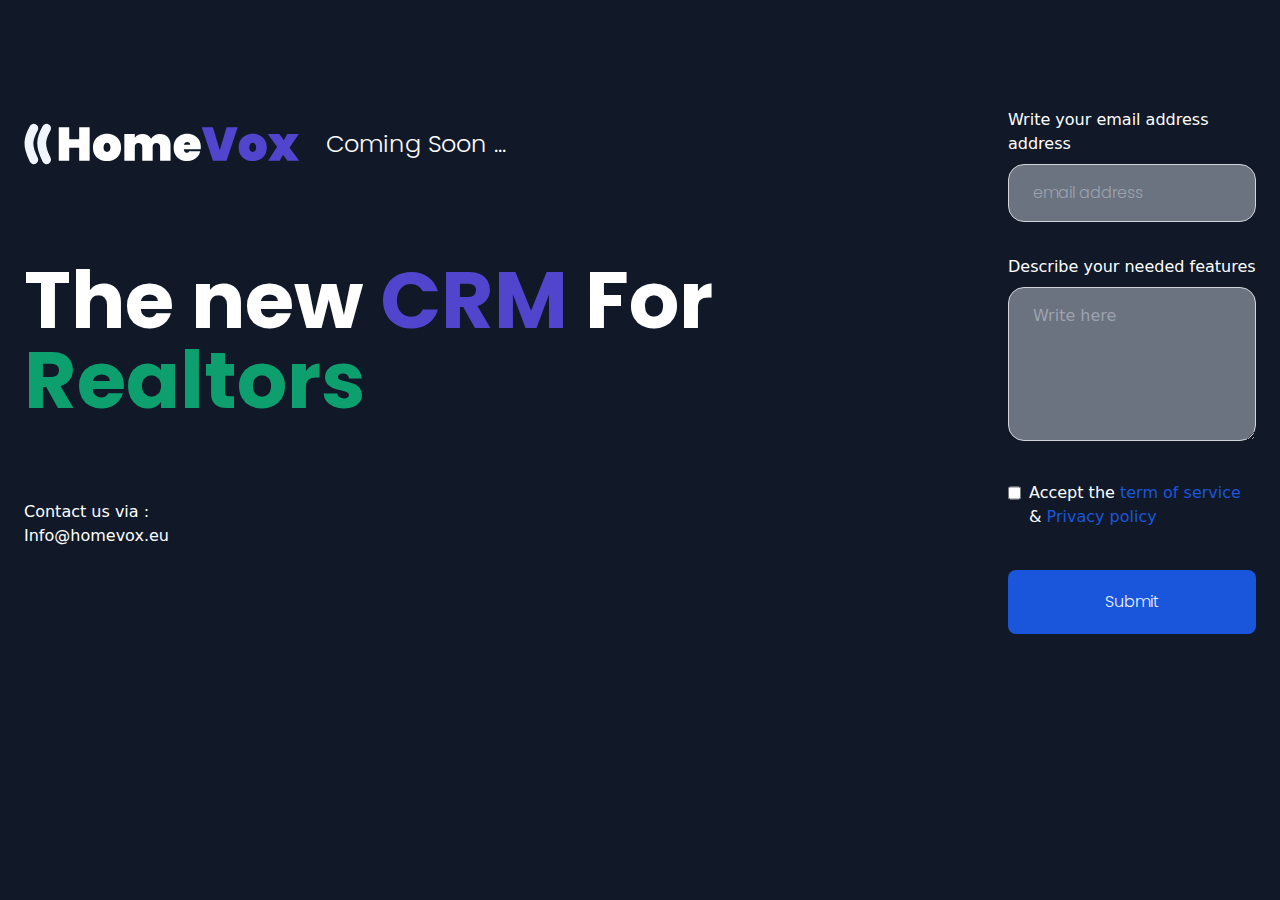
<file: en.html>
<!DOCTYPE html><html lang="en"><head><meta charSet="utf-8"/><meta name="viewport" content="width=device-width, initial-scale=1"/><link rel="stylesheet" href="/_next/static/css/8071519bee6bd4d8.css" crossorigin="" data-precedence="next"/><link rel="preload" href="/_next/static/chunks/webpack-79ffbad46adf850e.js" as="script" fetchPriority="low" crossorigin=""/><script src="/_next/static/chunks/fd9d1056-bdbc21787612b876.js" async="" crossorigin=""></script><script src="/_next/static/chunks/864-5b2a0e4b041824d8.js" async="" crossorigin=""></script><script src="/_next/static/chunks/main-app-9e329e05da440f77.js" async="" crossorigin=""></script><link rel="shortcut icon" href="favicon.ico" type="image/x-icon"/><title>HomeVox</title><meta name="description" content="The new CRM For Realtors"/><script src="/_next/static/chunks/polyfills-c67a75d1b6f99dc8.js" crossorigin="" noModule=""></script></head><body><main class=""><div class="main_main__kZg5Z container"><div class="undefined grid grid-cols-12 flex lg:gap-20"><div class="main_headTtitel__woR3n col-span-12 lg:col-span-8 xl:col-span-9"><div class="main_brand__xCUHW"><img alt="brand" loading="lazy" width="276" height="72" decoding="async" data-nimg="1" style="color:transparent" src="/img/brand.svg"/><span>Coming Soon ...</span></div><h1 class="main_homeTitle__dHItz">The new<!-- --> <span class="purple">CRM</span> <!-- -->For<!-- --> <span class="green">Realtors</span></h1><div class="main_contact__8Qxmf"><div>Contact us via<!-- --> :</div><div>Info@homevox.eu</div></div></div><div class="main_form__4_hxI col-span-12 lg:col-span-4 xl:col-span-3"><div class="contact-us_form__zPaat"><form><div class="contact-us_formControl__ha__K"><label for="email">Write your email address address</label><input type="email" id="email" placeholder="email address" name="email"/></div><div class="contact-us_formControl__ha__K"><label for="message">Describe your needed features</label><textarea rows="5" id="message" placeholder="Write here" name="message"></textarea></div><div class="contact-us_formControl__ha__K flex"><input type="checkbox" id="agreement" name="agreement"/><label for="agreement">Accept the<!-- --> <span class="contact-us_clickabelText__Gd4KW">term of service</span> <!-- -->&amp;<!-- --> <span class="contact-us_clickabelText__Gd4KW">Privacy policy</span></label></div><button>Submit</button><div class="contact-us_formError__aY0V2" id="formError"></div></form></div></div></div></div></main><script src="/_next/static/chunks/webpack-79ffbad46adf850e.js" crossorigin="" async=""></script><script>(self.__next_f=self.__next_f||[]).push([0]);self.__next_f.push([2,null])</script><script>self.__next_f.push([1,"0:\"$L1\"\n"])</script><script>self.__next_f.push([1,"2:HL[\"/_next/static/css/8071519bee6bd4d8.css\",\"style\",{\"crossOrigin\":\"\"}]\n"])</script><script>self.__next_f.push([1,"3:I{\"id\":6054,\"chunks\":[\"272:static/chunks/webpack-79ffbad46adf850e.js\",\"971:static/chunks/fd9d1056-bdbc21787612b876.js\",\"864:static/chunks/864-5b2a0e4b041824d8.js\"],\"name\":\"\",\"async\":false}\n5:I{\"id\":1729,\"chunks\":[\"272:static/chunks/webpack-79ffbad46adf850e.js\",\"971:static/chunks/fd9d1056-bdbc21787612b876.js\",\"864:static/chunks/864-5b2a0e4b041824d8.js\"],\"name\":\"\",\"async\":false}\n6:I{\"id\":1443,\"chunks\":[\"272:static/chunks/webpack-79ffbad46adf850e.js\",\"971:static/chunks/fd9d1056-bdbc21787612b876.js\",\"864:stat"])</script><script>self.__next_f.push([1,"ic/chunks/864-5b2a0e4b041824d8.js\"],\"name\":\"\",\"async\":false}\n7:I{\"id\":8639,\"chunks\":[\"272:static/chunks/webpack-79ffbad46adf850e.js\",\"971:static/chunks/fd9d1056-bdbc21787612b876.js\",\"864:static/chunks/864-5b2a0e4b041824d8.js\"],\"name\":\"\",\"async\":false}\n9:I{\"id\":6964,\"chunks\":[\"679:static/chunks/679-bd6769df0fac639b.js\",\"479:static/chunks/app/en/page-042ade196994e251.js\"],\"name\":\"Image\",\"async\":false}\na:I{\"id\":7382,\"chunks\":[\"679:static/chunks/679-bd6769df0fac639b.js\",\"479:static/chunks/app/en/page-042ade1969"])</script><script>self.__next_f.push([1,"94e251.js\"],\"name\":\"ContactUs\",\"async\":false}\nb:T8a0,"])</script><script>self.__next_f.push([1,"\n  \u003cdiv class=\"privacy-text\"\u003e\n    \u003cp\u003ePrivacy Policy\u003c/p\u003e\n    \u003cp\u003eEffective Date: 20/09/2023\u003c/p\u003e\n    \u003cp\u003e\u003c/p\u003e\n    \u003cp\u003e\n      1. Introduction Welcome to Homevox.eu (\"Website\"). We are committed to\n      protecting your privacy and complying with applicable data protection laws,\n      including the General Data Protection Regulation (GDPR). This Privacy Policy\n      explains how we collect, use, and safeguard your personal data when you use\n      our Website.\n    \u003c/p\u003e\n    \u003cp\u003e\u003c/p\u003e\n    \u003cp\u003e\n      2. Information We Collect We may collect various types of personal\n      information, including but not limited to: Contact Information (e.g., name,\n      email address) Demographic Information (e.g., age, gender) Usage Data (e.g.,\n      IP address, browser type, pages visited) Cookies and Tracking Technologies\n    \u003c/p\u003e\n    \u003cp\u003e\u003c/p\u003e\n    \u003cp\u003e\n      3. How We Use Your Information We use your personal data for the following\n      purposes: To provide and maintain the Website To personalize your experience\n      To improve our services To send marketing communications (with your consent)\n      To comply with legal obligations\n    \u003c/p\u003e\n    \u003cp\u003e\u003c/p\u003e\n    \u003cp\u003e\n      4. Data Sharing and Disclosure We may share your data with: Service Providers\n      Legal Authorities Business Partners (with your consent)\n    \u003c/p\u003e\n    \u003cp\u003e\u003c/p\u003e\n    \u003cp\u003e\n      5. Your Rights You have the right to: Access, correct, or delete your personal\n      data Object to processing Restrict processing Data portability Withdraw\n      consent (if applicable)\n    \u003c/p\u003e\n    \u003cp\u003e\u003c/p\u003e\n    \u003cp\u003e\n      6. Security We take appropriate measures to protect your data from\n      unauthorized access and disclosure.\n    \u003c/p\u003e\n    \u003cp\u003e\u003c/p\u003e\n    \u003cp\u003e\n      7. Cookies We use cookies and similar tracking technologies. You can manage\n      your cookie preferences through your browser settings.\n    \u003c/p\u003e\n    \u003cp\u003e\u003c/p\u003e\n    \u003cp\u003e\n      8. Changes to This Privacy Policy We may update this Privacy Policy from time\n      to time. Please review it periodically for changes.\n    \u003c/p\u003e\n    \u003cp\u003e\u003c/p\u003e\n    \n    \u003cp\u003e\n      9. Contact Us If you have any questions or concerns about this Privacy Policy\n      or our data practices, please contact us at info@homevox.eu\n    \u003c/p\u003e\n  \u003c/div\u003e\n  "])</script><script>self.__next_f.push([1,"c:T670,"])</script><script>self.__next_f.push([1,"\n  \u003cdiv class=\"privacy-text\"\u003e\n    \u003cp\u003eTerms and Conditions\u003c/p\u003e\n    \u003cp\u003eEffective Date: 20/09/2023\u003c/p\u003e\n    \u003cp\u003e\u003c/p\u003e\n    \u003cp\u003e\u003c/p\u003e\n\n    \u003cp\u003e\n      1. Acceptance of Terms By using this Website, you agree to comply with and\n      be bound by these Terms and Conditions.\n    \u003c/p\u003e\n    \u003cp\u003e\u003c/p\u003e\n    \u003cp\u003e\n      2. User Conduct You agree not to: Violate any laws or regulations Infringe\n      upon the rights of others Upload or transmit harmful software or content\n      Engage in unauthorized access or use of the Website\n    \u003c/p\u003e\n    \u003cp\u003e\u003c/p\u003e\n    \u003cp\u003e\n      3. Intellectual Property All content on this Website is protected by\n      copyright and other intellectual property laws. You may not use or reproduce\n      our content without permission.\n    \u003c/p\u003e\n    \u003cp\u003e\u003c/p\u003e\n    \u003cp\u003e\n      4. Disclaimer of Warranties We make no representations or warranties\n      regarding the accuracy or availability of the Website. Your use of the\n      Website is at your own risk.\n    \u003c/p\u003e\n    \u003cp\u003e\u003c/p\u003e\n    \u003cp\u003e\n      5. Limitation of Liability We shall not be liable for any direct, indirect,\n      incidental, consequential, or punitive damages arising out of your use of\n      the Website.\n    \u003c/p\u003e\n\n    \u003cp\u003e\u003c/p\u003e\n    \u003cp\u003e\n      6. Governing Law These Terms and Conditions are governed by the laws of\n      Belgium country.\n    \u003c/p\u003e\n    \u003cp\u003e\u003c/p\u003e\n    \u003cp\u003e\n      7. Changes to Terms We may modify these Terms and Conditions at any time.\n      Your continued use of the Website after changes constitutes acceptance.\n    \u003c/p\u003e\n    \u003cp\u003e\u003c/p\u003e\n    \u003cp\u003e\n      8. Contact Us If you have any questions about these Terms and Conditions,\n      please contact us at info@homevox.eu\n    \u003c/p\u003e\n  \u003c/div\u003e\n  "])</script><script>self.__next_f.push([1,"1:[[],[\"$\",\"$L3\",null,{\"buildId\":\"MnSbQQixM9UJ-jIVSAIn0\",\"assetPrefix\":\"\",\"initialCanonicalUrl\":\"/en\",\"initialTree\":[\"\",{\"children\":[\"en\",{\"children\":[\"__PAGE__\",{}]}]},\"$undefined\",\"$undefined\",true],\"initialHead\":[false,\"$L4\"],\"globalErrorComponent\":\"$5\",\"children\":[null,[\"$\",\"html\",null,{\"lang\":\"en\",\"children\":[[\"$\",\"head\",null,{\"children\":[\"$\",\"link\",null,{\"rel\":\"shortcut icon\",\"href\":\"favicon.ico\",\"type\":\"image/x-icon\"}]}],[\"$\",\"body\",null,{\"children\":[\"$\",\"$L6\",null,{\"parallelRouterKey\":\"children\",\"segmentPath\":[\"children\"],\"loading\":\"$undefined\",\"loadingStyles\":\"$undefined\",\"hasLoading\":false,\"error\":\"$undefined\",\"errorStyles\":\"$undefined\",\"template\":[\"$\",\"$L7\",null,{}],\"templateStyles\":\"$undefined\",\"notFound\":[[\"$\",\"title\",null,{\"children\":\"404: This page could not be found.\"}],[\"$\",\"div\",null,{\"style\":{\"fontFamily\":\"system-ui,\\\"Segoe UI\\\",Roboto,Helvetica,Arial,sans-serif,\\\"Apple Color Emoji\\\",\\\"Segoe UI Emoji\\\"\",\"height\":\"100vh\",\"textAlign\":\"center\",\"display\":\"flex\",\"flexDirection\":\"column\",\"alignItems\":\"center\",\"justifyContent\":\"center\"},\"children\":[\"$\",\"div\",null,{\"children\":[[\"$\",\"style\",null,{\"dangerouslySetInnerHTML\":{\"__html\":\"body{color:#000;background:#fff;margin:0}.next-error-h1{border-right:1px solid rgba(0,0,0,.3)}@media (prefers-color-scheme:dark){body{color:#fff;background:#000}.next-error-h1{border-right:1px solid rgba(255,255,255,.3)}}\"}}],[\"$\",\"h1\",null,{\"className\":\"next-error-h1\",\"style\":{\"display\":\"inline-block\",\"margin\":\"0 20px 0 0\",\"padding\":\"0 23px 0 0\",\"fontSize\":24,\"fontWeight\":500,\"verticalAlign\":\"top\",\"lineHeight\":\"49px\"},\"children\":\"404\"}],[\"$\",\"div\",null,{\"style\":{\"display\":\"inline-block\"},\"children\":[\"$\",\"h2\",null,{\"style\":{\"fontSize\":14,\"fontWeight\":400,\"lineHeight\":\"49px\",\"margin\":0},\"children\":\"This page could not be found.\"}]}]]}]}]],\"notFoundStyles\":[],\"childProp\":{\"current\":[\"$\",\"$L6\",null,{\"parallelRouterKey\":\"children\",\"segmentPath\":[\"children\",\"en\",\"children\"],\"loading\":\"$undefined\",\"loadingStyles\":\"$undefined\",\"hasLoading\":false,\"error\":\"$undefined\",\"errorStyles\":\"$undefined\",\"template\":[\"$\",\"$L7\",null,{}],\"templateStyles\":\"$undefined\",\"notFound\":\"$undefined\",\"notFoundStyles\":\"$undefined\",\"childProp\":{\"current\":[\"$L8\",[\"$\",\"main\",null,{\"className\":\"\",\"children\":[\"$\",\"div\",null,{\"className\":\"main_main__kZg5Z container\",\"children\":[\"$\",\"div\",null,{\"className\":\"undefined grid grid-cols-12 flex lg:gap-20\",\"children\":[[\"$\",\"div\",null,{\"className\":\"main_headTtitel__woR3n col-span-12 lg:col-span-8 xl:col-span-9\",\"children\":[[\"$\",\"div\",null,{\"className\":\"main_brand__xCUHW\",\"children\":[[\"$\",\"$L9\",null,{\"src\":\"/img/brand.svg\",\"alt\":\"brand\",\"width\":276,\"height\":72}],[\"$\",\"span\",null,{\"children\":\"Coming Soon ...\"}]]}],[\"$\",\"h1\",null,{\"className\":\"main_homeTitle__dHItz\",\"children\":[\"The new\",\" \",[\"$\",\"span\",null,{\"className\":\"purple\",\"children\":\"CRM\"}],\" \",\"For\",\" \",[\"$\",\"span\",null,{\"className\":\"green\",\"children\":\"Realtors\"}]]}],[\"$\",\"div\",null,{\"className\":\"main_contact__8Qxmf\",\"children\":[[\"$\",\"div\",null,{\"className\":\"$undefined\",\"children\":[\"Contact us via\",\" :\"]}],[\"$\",\"div\",null,{\"className\":\"$undefined\",\"children\":\"Info@homevox.eu\"}]]}]]}],[\"$\",\"div\",null,{\"className\":\"main_form__4_hxI col-span-12 lg:col-span-4 xl:col-span-3\",\"children\":[\"$\",\"$La\",null,{\"langResource\":{\"the_new\":\"The new\",\"crm\":\"CRM\",\"for\":\"For\",\"realtors\":\"Realtors\",\"comingSoon\":\"Coming Soon ...\",\"contactUsVia\":\"Contact us via\",\"writeYourEmailAddress\":\"Write your email address address\",\"describeYourNeededFeatures\":\"Describe your needed features\",\"acceptThe\":\"Accept the\",\"termOfCondition\":\"term of service\",\"privacyPolicy\":\"Privacy policy\",\"emailAddress\":\"email address\",\"writeHere\":\"Write here\",\"privacyPolicyNote\":\"$b\",\"termsEndConditionNote\":\"$c\"}}]}]]}]}]}],null],\"segment\":\"__PAGE__\"},\"styles\":[[\"$\",\"link\",\"0\",{\"rel\":\"stylesheet\",\"href\":\"/_next/static/css/8071519bee6bd4d8.css\",\"precedence\":\"next\",\"crossOrigin\":\"\"}]]}],\"segment\":\"en\"},\"styles\":[]}]}]]}],null]}]]\n"])</script><script>self.__next_f.push([1,"4:[[\"$\",\"meta\",\"0\",{\"charSet\":\"utf-8\"}],[\"$\",\"title\",\"1\",{\"children\":\"HomeVox\"}],[\"$\",\"meta\",\"2\",{\"name\":\"description\",\"content\":\"The new CRM For Realtors\"}],[\"$\",\"meta\",\"3\",{\"name\":\"viewport\",\"content\":\"width=device-width, initial-scale=1\"}]]\n8:null\n"])</script></body></html>
</file>
<file: _next/static/css/8071519bee6bd4d8.css>
.contact-us_form__zPaat .contact-us_formControl__ha__K{border:none;padding:0 0 33px}.contact-us_form__zPaat .contact-us_formControl__ha__K label{display:block;padding:0 0 8px}.contact-us_form__zPaat .contact-us_formControl__ha__K input{width:100%;border-radius:var(--radius-general,16px);border:1px solid var(--gray-300,#d1d5db);background:var(--gray-500,#6b7280);color:var(--gray-50,var(--gray-50,#f9fafb));font-family:Poppins;font-size:16px;font-style:normal;font-weight:400;line-height:150%;padding:16px 24px}.contact-us_form__zPaat .contact-us_formControl__ha__K input[type=checkbox]{width:16px;height:16px;margin-right:8px;margin-top:4px;color:var(--gray-50,var(--gray-50,#f9fafb));font-family:Poppins;font-size:16px;font-style:normal;font-weight:400;line-height:150%}.contact-us_form__zPaat .contact-us_formControl__ha__K textarea{width:100%;border-radius:var(--radius-general,16px);border:1px solid var(--gray-300,#d1d5db);background:var(--gray-500,#6b7280);padding:16px 24px}.contact-us_form__zPaat .contact-us_formControl__ha__K .contact-us_clickabelText__Gd4KW{color:var(--blue-700,var(--gray-900,#1a56db));cursor:pointer}.contact-us_form__zPaat button{border-radius:8px;background:var(--blue-700,#1a56db);width:100%;display:flex;padding:20px 12px;justify-content:center;align-items:center;gap:8px;align-self:stretch;color:var(--blue-50,#ebf5ff);font-family:Poppins;font-size:16px;font-style:normal;font-weight:400;line-height:150%;outline:none;box-shadow:none;border:none;cursor:pointer}.contact-us_form__zPaat .contact-us_formError__aY0V2{color:#c00000;margin-top:16px}.contact-us_form__zPaat .contact-us_formError__aY0V2 p{color:#c00000;border:1px solid #8a0000;background-color:#ffb5b5;margin:0 0 16px;border-radius:8px;padding:10px}@font-face{font-family:Poppins;src:url(/_next/static/media/Poppins-Light.8b20023e.ttf)}@font-face{font-family:PoppinsHead;src:url(/_next/static/media/Poppins-Bold.8001a01b.ttf)}body,html{width:100%;margin:0}body{color:rgb(var(--foreground-rgb));background:var(--gray-900,#111928)}.purple{color:var(--indigo-700,var(--white,#5145cd))}.green{color:var(--green-500,var(--white,#0e9f6e))}h1,h2,h3,h4,h5,h6,label,p,span{color:#fff}h1,h2,h3,h4{font-family:PoppinsHead!important}.privacy-text{color:#000;text-align:left}.privacy-text p{color:#000;margin:20px 0}/*
! tailwindcss v3.3.3 | MIT License | https://tailwindcss.com
*/*,:after,:before{box-sizing:border-box;border:0 solid #e5e7eb}:after,:before{--tw-content:""}html{line-height:1.5;-webkit-text-size-adjust:100%;-moz-tab-size:4;-o-tab-size:4;tab-size:4;font-family:ui-sans-serif,system-ui,-apple-system,BlinkMacSystemFont,Segoe UI,Roboto,Helvetica Neue,Arial,Noto Sans,sans-serif,Apple Color Emoji,Segoe UI Emoji,Segoe UI Symbol,Noto Color Emoji;font-feature-settings:normal;font-variation-settings:normal}body{margin:0;line-height:inherit}hr{height:0;color:inherit;border-top-width:1px}abbr:where([title]){-webkit-text-decoration:underline dotted;text-decoration:underline dotted}h1,h2,h3,h4,h5,h6{font-size:inherit;font-weight:inherit}a{color:inherit;text-decoration:inherit}b,strong{font-weight:bolder}code,kbd,pre,samp{font-family:ui-monospace,SFMono-Regular,Menlo,Monaco,Consolas,Liberation Mono,Courier New,monospace;font-size:1em}small{font-size:80%}sub,sup{font-size:75%;line-height:0;position:relative;vertical-align:baseline}sub{bottom:-.25em}sup{top:-.5em}table{text-indent:0;border-color:inherit;border-collapse:collapse}button,input,optgroup,select,textarea{font-family:inherit;font-feature-settings:inherit;font-variation-settings:inherit;font-size:100%;font-weight:inherit;line-height:inherit;color:inherit;margin:0;padding:0}button,select{text-transform:none}[type=button],[type=reset],[type=submit],button{-webkit-appearance:button;background-color:transparent;background-image:none}:-moz-focusring{outline:auto}:-moz-ui-invalid{box-shadow:none}progress{vertical-align:baseline}::-webkit-inner-spin-button,::-webkit-outer-spin-button{height:auto}[type=search]{-webkit-appearance:textfield;outline-offset:-2px}::-webkit-search-decoration{-webkit-appearance:none}::-webkit-file-upload-button{-webkit-appearance:button;font:inherit}summary{display:list-item}blockquote,dd,dl,figure,h1,h2,h3,h4,h5,h6,hr,p,pre{margin:0}fieldset{margin:0}fieldset,legend{padding:0}menu,ol,ul{list-style:none;margin:0;padding:0}dialog{padding:0}textarea{resize:vertical}input::-moz-placeholder,textarea::-moz-placeholder{opacity:1;color:#9ca3af}input::placeholder,textarea::placeholder{opacity:1;color:#9ca3af}[role=button],button{cursor:pointer}:disabled{cursor:default}audio,canvas,embed,iframe,img,object,svg,video{display:block;vertical-align:middle}img,video{max-width:100%;height:auto}[hidden]{display:none}*,:after,:before{--tw-border-spacing-x:0;--tw-border-spacing-y:0;--tw-translate-x:0;--tw-translate-y:0;--tw-rotate:0;--tw-skew-x:0;--tw-skew-y:0;--tw-scale-x:1;--tw-scale-y:1;--tw-pan-x: ;--tw-pan-y: ;--tw-pinch-zoom: ;--tw-scroll-snap-strictness:proximity;--tw-gradient-from-position: ;--tw-gradient-via-position: ;--tw-gradient-to-position: ;--tw-ordinal: ;--tw-slashed-zero: ;--tw-numeric-figure: ;--tw-numeric-spacing: ;--tw-numeric-fraction: ;--tw-ring-inset: ;--tw-ring-offset-width:0px;--tw-ring-offset-color:#fff;--tw-ring-color:rgba(59,130,246,.5);--tw-ring-offset-shadow:0 0 #0000;--tw-ring-shadow:0 0 #0000;--tw-shadow:0 0 #0000;--tw-shadow-colored:0 0 #0000;--tw-blur: ;--tw-brightness: ;--tw-contrast: ;--tw-grayscale: ;--tw-hue-rotate: ;--tw-invert: ;--tw-saturate: ;--tw-sepia: ;--tw-drop-shadow: ;--tw-backdrop-blur: ;--tw-backdrop-brightness: ;--tw-backdrop-contrast: ;--tw-backdrop-grayscale: ;--tw-backdrop-hue-rotate: ;--tw-backdrop-invert: ;--tw-backdrop-opacity: ;--tw-backdrop-saturate: ;--tw-backdrop-sepia: }::backdrop{--tw-border-spacing-x:0;--tw-border-spacing-y:0;--tw-translate-x:0;--tw-translate-y:0;--tw-rotate:0;--tw-skew-x:0;--tw-skew-y:0;--tw-scale-x:1;--tw-scale-y:1;--tw-pan-x: ;--tw-pan-y: ;--tw-pinch-zoom: ;--tw-scroll-snap-strictness:proximity;--tw-gradient-from-position: ;--tw-gradient-via-position: ;--tw-gradient-to-position: ;--tw-ordinal: ;--tw-slashed-zero: ;--tw-numeric-figure: ;--tw-numeric-spacing: ;--tw-numeric-fraction: ;--tw-ring-inset: ;--tw-ring-offset-width:0px;--tw-ring-offset-color:#fff;--tw-ring-color:rgba(59,130,246,.5);--tw-ring-offset-shadow:0 0 #0000;--tw-ring-shadow:0 0 #0000;--tw-shadow:0 0 #0000;--tw-shadow-colored:0 0 #0000;--tw-blur: ;--tw-brightness: ;--tw-contrast: ;--tw-grayscale: ;--tw-hue-rotate: ;--tw-invert: ;--tw-saturate: ;--tw-sepia: ;--tw-drop-shadow: ;--tw-backdrop-blur: ;--tw-backdrop-brightness: ;--tw-backdrop-contrast: ;--tw-backdrop-grayscale: ;--tw-backdrop-hue-rotate: ;--tw-backdrop-invert: ;--tw-backdrop-opacity: ;--tw-backdrop-saturate: ;--tw-backdrop-sepia: }.container{width:100%}@media (min-width:640px){.container{max-width:640px}}@media (min-width:768px){.container{max-width:768px}}@media (min-width:1024px){.container{max-width:1024px}}@media (min-width:1280px){.container{max-width:1280px}}@media (min-width:1536px){.container{max-width:1536px}}.col-span-12{grid-column:span 12/span 12}.flex{display:flex}.grid{display:grid}.grid-cols-12{grid-template-columns:repeat(12,minmax(0,1fr))}@media (min-width:1024px){.lg\:col-span-4{grid-column:span 4/span 4}.lg\:col-span-8{grid-column:span 8/span 8}.lg\:gap-20{gap:5rem}}@media (min-width:1280px){.xl\:col-span-3{grid-column:span 3/span 3}.xl\:col-span-9{grid-column:span 9/span 9}}.main_main__kZg5Z{margin:0 auto;height:100vh;padding:20vh 24px 0}.main_main__kZg5Z .main_homeTitle__dHItz{font-family:Poppins;font-size:128px;font-style:normal;font-weight:900;line-height:100%;padding:105px 0}@media screen and (min-width:1920px)and (min-height:1080px){.main_main__kZg5Z{padding-top:25vh}}@media screen and (max-width:1440px){.main_main__kZg5Z{padding-top:12vh}.main_main__kZg5Z .main_homeTitle__dHItz{font-size:100px;padding:80px 0}}@media screen and (max-width:1280px){.main_main__kZg5Z .main_homeTitle__dHItz{font-size:80px}}@media screen and (max-width:1024px){.main_main__kZg5Z .main_form__4_hxI{margin-bottom:40px}}@media screen and (max-width:768px){.main_main__kZg5Z .main_headTtitel__woR3n{height:100vh}}@media screen and (max-width:680px){.main_main__kZg5Z{padding-top:10vh}.main_main__kZg5Z .main_homeTitle__dHItz{font-size:50px}}.main_main__kZg5Z .main_brand__xCUHW{display:flex;flex-wrap:wrap}.main_main__kZg5Z .main_brand__xCUHW span{color:var(--white,var(--white,#fff));font-family:Poppins;font-size:24px;font-style:normal;font-weight:400;line-height:72px;padding-left:26px}.main_main__kZg5Z .main_contact__8Qxmf{margin-bottom:10vh;color:#fff}
</file>
<file: _next/static/css/6e525446e0dfb602.css>
.navbar_navbar__hX2mV{background:var(--gray-50,#f9fafb);display:flex;justify-content:space-between;padding:12px 48px;max-width:100%;overflow:hidden;position:relative}.navbar_navbar__hX2mV .navbar_endBox__y0pcR,.navbar_navbar__hX2mV .navbar_startBox__1d7Uo{width:max-content}.navbar_navbar__hX2mV .navbar_brand__0DpFr img{height:48px;margin-right:16px}.navbar_navbar__hX2mV .navbar_brand__0DpFr .navbar_title__wsdDq{color:var(--black,#000);font-family:Poppins;font-size:36px;font-style:bold;font-weight:900;line-height:150%}.navbar_navbar__hX2mV .navbar_item__IJP0u{margin-top:8px}.navbar_navbar__hX2mV .navbar_item__IJP0u,.navbar_navbar__hX2mV .navbar_item__IJP0u a{color:#000;font-family:Poppins;font-size:14px;font-style:normal;font-weight:400;line-height:150%}.navbar_navbar__hX2mV .navbar_item__IJP0u a{text-decoration:none}.navbar_navbar__hX2mV .navbar_item__IJP0u .navbar_bold__cBD0m{color:#000;font-family:PoppinsHead;font-size:14px;font-style:normal;font-weight:700!important;line-height:150%}.navbar_navbar__hX2mV .navbar_sideMenu__4Ye_Y{display:block;position:fixed;animation-duration:.5s;transition-duration:.5s;transform:all;width:260px;background:var(--gray-50,#f9fafb);height:100%;border:1px solid #ededed;top:0;right:-300px;z-index:1000}.navbar_navbar__hX2mV .navbar_sideMenu__4Ye_Y.navbar_open__7wZrC{right:0!important}.navbar_navbar__hX2mV .navbar_closeButton__6oxMI{font-size:18px;font-family:PoppinsHead;padding:0 10px;cursor:pointer}@media screen and (max-width:991px){.navbar_navbar__hX2mV{justify-content:center}.navbar_navbar__hX2mV .navbar_brand__0DpFr img{height:40px}}.navbar_navbar__hX2mV .navbar_backCover__9biUe{position:fixed;width:100%;height:100%;left:0;top:0;z-index:999;display:none}.navbar_navbar__hX2mV .navbar_backCover__9biUe.navbar_open__7wZrC{display:block}.navbar_navbar__hX2mV .navbar_menuButton__UbR13{position:absolute;right:30px;top:20px;z-index:900}.navbar_navbar__hX2mV .navbar_menuButton__UbR13 img{cursor:pointer;display:block;width:30px;height:30px}@font-face{font-family:Poppins;src:url(/_next/static/media/Poppins-Light.8b20023e.ttf)}@font-face{font-family:PoppinsHead;src:url(/_next/static/media/Poppins-Bold.8001a01b.ttf)}h1,h2,h3,h4,h5,h6{font-family:PoppinsHead}.container{max-width:1600px}.max-100{max-width:100%}.cardGreen{background:var(--teal-50,#edfafa)}.cardBlue{background:var(--indigo-50,#f0f5ff)}.cardPurple{background:var(--purple-50,#f6f5ff)}.cardPink{background:var(--pink-50,#fdf2f8)}.blueText{color:var(--blue-800,#1e429f)}.yellowText{color:var(--yellow-500,#c27803)}.greenText{color:var(--green-700,#046c4e)}.bold a{font-weight:bolder!important}.footer_footer__feML_{background:#374151;padding:20px 60px;display:flex;flex-wrap:wrap;justify-content:space-between}@media screen and (max-width:640px){.footer_footer__feML_{flex-direction:column}}.footer_footer__feML_ .footer_startBox__Pc08r{display:flex;min-width:30%}.footer_footer__feML_ .footer_startBox__Pc08r .footer_address__yS9X5{margin-top:16px;color:#fff;font-family:Poppins;font-size:16px;font-style:normal;font-weight:400;line-height:150%;padding-bottom:48px}.footer_footer__feML_ .footer_startBox__Pc08r .footer_address__yS9X5 p{margin:0}.footer_footer__feML_ .footer_startBox__Pc08r a{display:block;color:#fff;font-family:Poppins;font-size:16px;font-style:normal;font-weight:400;line-height:150%}.footer_footer__feML_ .footer_links___UBMh{flex:1 1;min-width:30%;margin-top:65px;display:flex;flex-direction:column}.footer_footer__feML_ .footer_links___UBMh a{padding-bottom:16px;color:#fff;font-family:Poppins;font-size:16px;font-style:normal;font-weight:400;line-height:150%}.footer_footer__feML_ .footer_endBox__tUMsi{padding-top:100px;min-width:200px}.footer_footer__feML_ .footer_endBox__tUMsi h2{color:#fff;font-family:Poppins;font-size:20px;font-style:normal;font-weight:700;line-height:150%}
</file>
<file: _next/static/css/ccbe179f72b4ea29.css>
.page_title__m5nyP{margin-top:100px}@media screen and (min-width:600px){.page_title__m5nyP{max-width:100%}}@media screen and (max-width:991px){.page_title__m5nyP{margin-top:10px}.page_title__m5nyP .page_content__szHtB{padding-bottom:15px!important}}.page_title__m5nyP .page_titleImage__Yp_Bf img{display:block;max-width:100%;width:100%}.page_title__m5nyP .page_content__szHtB .page_titleText__xTFAX{color:#000;font-style:normal;font-weight:900;line-height:150%;font-size:96px}@media screen and (max-width:1440px){.page_title__m5nyP .page_content__szHtB .page_titleText__xTFAX{font-size:75px}}@media screen and (max-width:1280px){.page_title__m5nyP .page_content__szHtB .page_titleText__xTFAX{font-size:65px}}@media screen and (max-width:1024px){.page_title__m5nyP .page_content__szHtB .page_titleText__xTFAX{font-size:45px}}.page_ourServices__TeGih{margin-top:166px}.page_ourServices__TeGih .page_serviceCard__L5BiB{padding:25px 36.5px}.page_ourServices__TeGih .page_serviceCard__L5BiB img{width:50px;height:50px}.page_ourServices__TeGih .page_serviceCard__L5BiB .page_body__q2a0r{margin-top:10px}.page_ourServices__TeGih .page_serviceCard__L5BiB .page_body__q2a0r h4{color:#000;font-family:Poppins;font-size:30px;font-style:normal;font-weight:400;line-height:150%;margin:0}.page_ourServices__TeGih .page_serviceCard__L5BiB .page_body__q2a0r p{color:#000;font-family:Poppins;font-size:14px;font-style:normal;font-weight:400;line-height:150%;margin:10px 0 0}.page_about__p_sC8{padding-top:166px}.page_about__p_sC8 .page_row__DcGBw>div{padding:40px;margin-top:68px}.page_about__p_sC8 .page_row__DcGBw>div h2{font-weight:700}.page_about__p_sC8 .page_row__DcGBw>div h2,.page_about__p_sC8 .page_row__DcGBw>div p{color:#000;font-family:Poppins;font-size:20px;font-style:normal;line-height:150%;margin:0}.page_about__p_sC8 .page_row__DcGBw>div p{font-weight:400;padding-top:33px}.page_about__p_sC8 .page_descCard__t6dXG{padding:30px;display:flex;height:100%}.page_about__p_sC8 .page_descCard__t6dXG .page_desc__wSK2C{margin-left:30px}.page_about__p_sC8 .page_descCard__t6dXG p{margin:0;color:#000;font-family:Poppins;font-size:20px;font-style:normal;font-weight:400;line-height:200%}.page_values__PFg8x{padding-top:166px}.page_values__PFg8x h2{margin-bottom:32px}.page_line__x_DSf{padding-top:166px}.page_line__x_DSf>p{text-align:center}.page_line__x_DSf .page_title__m5nyP{text-align:center;margin-bottom:20px;margin-top:0}.page_line__x_DSf .page_title__m5nyP h4{margin-top:10px;color:#000;text-align:center;font-family:Poppins;font-size:20px;font-style:normal;font-weight:700;line-height:150%}.page_line__x_DSf .page_title__m5nyP h4 img{width:40px;height:40px}.page_contact__EaIGU{padding-top:166px;padding-bottom:166px}.contact-us_form__zPaat .contact-us_formControl__ha__K{border:none;padding:0 0 33px}.contact-us_form__zPaat .contact-us_formControl__ha__K label{display:block;padding:0 0 8px}.contact-us_form__zPaat .contact-us_formControl__ha__K input,.contact-us_form__zPaat .contact-us_formControl__ha__K textarea{width:100%;border-radius:var(--radius-general,16px);border:1px solid var(--gray-300,#d1d5db);background:var(--gray-50,#f9fafb);padding:16px 24px}.contact-us_form__zPaat button{border-radius:8px;background:var(--blue-700,#1a56db);width:100%;display:flex;padding:20px 12px;justify-content:center;align-items:center;gap:8px;align-self:stretch;color:var(--blue-50,#ebf5ff);font-family:Poppins;font-size:16px;font-style:normal;font-weight:400;line-height:150%;outline:none;box-shadow:none;border:none;cursor:pointer}.contact-us_form__zPaat .contact-us_formError__aY0V2{color:#c00000;margin-top:16px}.contact-us_form__zPaat .contact-us_formError__aY0V2 p{margin:0}
</file>
